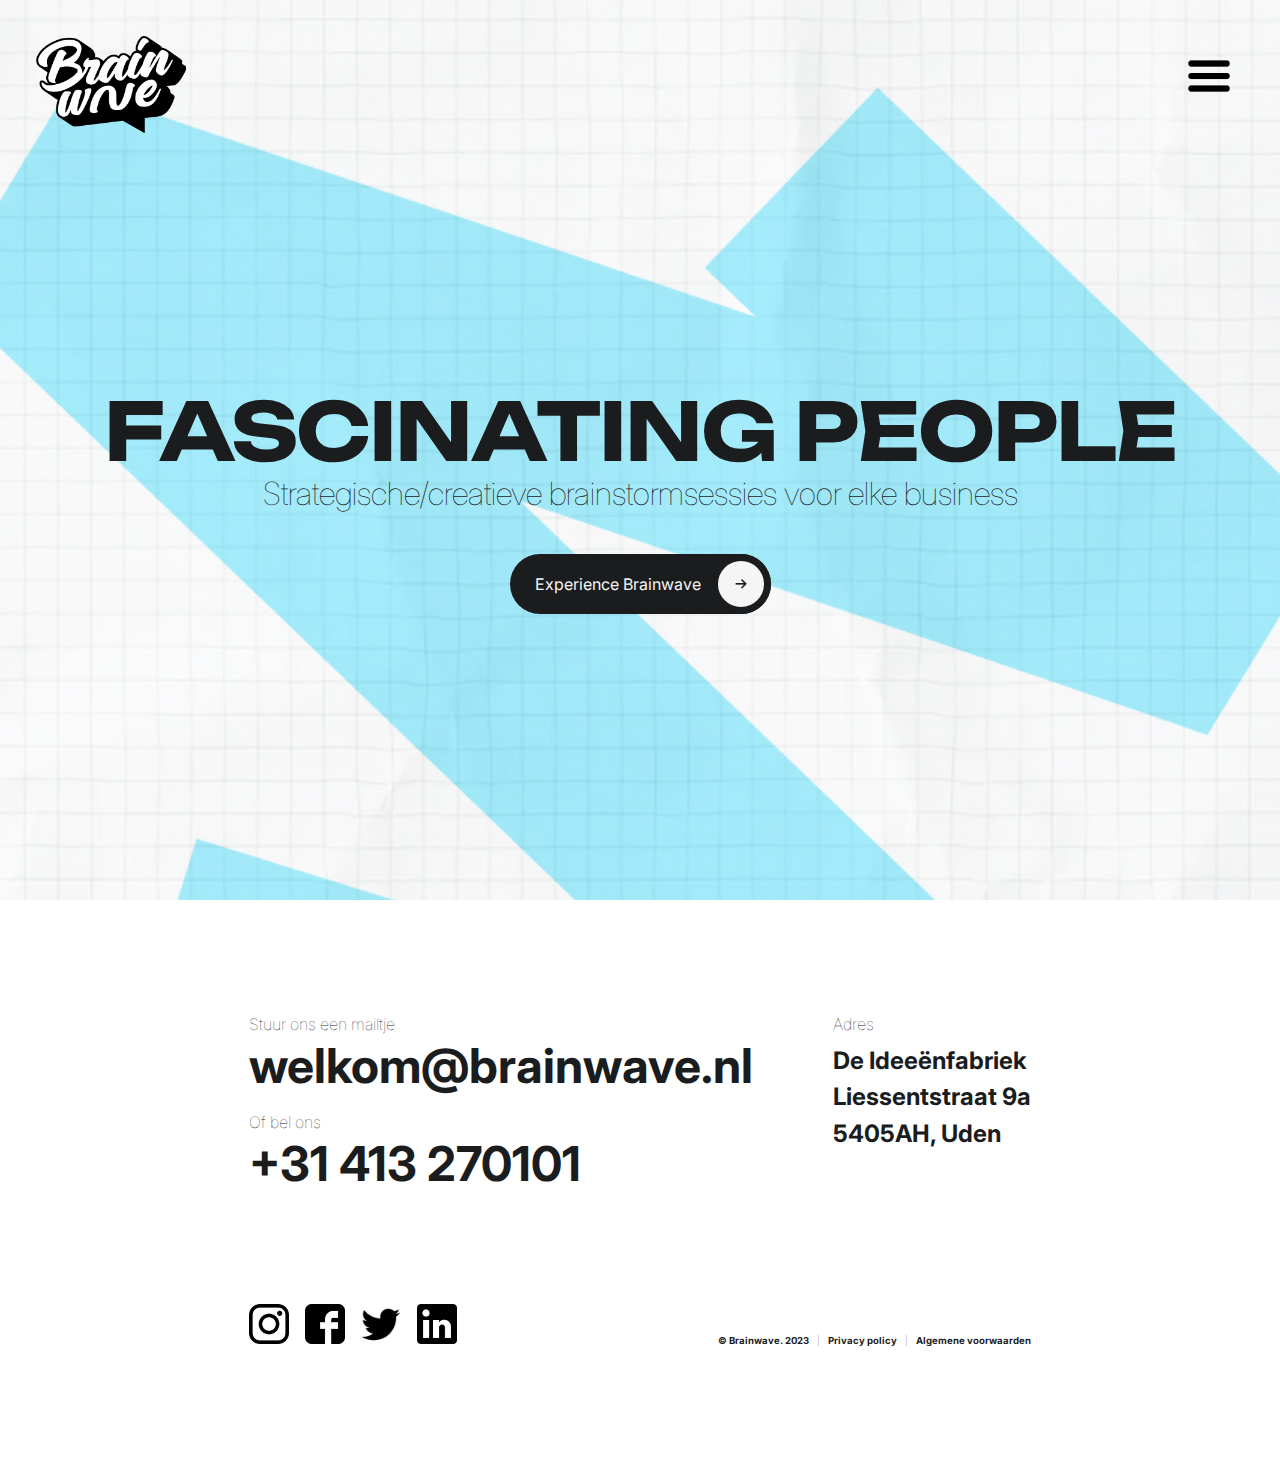
<file: index.html>
<!doctype html>
<html>
<head>
    <title>Welkom bij Brainwave</title>
    <meta name="viewport" content="width=device-width,initial-scale=1,maximum-scale=1,user-scalable=no">
    <meta charset="UTF-8">
    <meta name="description" content="Brainwave landingspage">
    <meta name="keywords" content="Brainwave, creatief, creatieve sessies, discovery">
    <link rel="preconnect" href="https://fonts.googleapis.com">
    <link rel="preconnect" href="https://fonts.gstatic.com" crossorigin>
    <link href="https://fonts.googleapis.com/css2?family=Inter:wght@400;500;700&display=swap" rel="stylesheet">
    <link rel="stylesheet" href="./css/init.css">
    <link rel="apple-touch-icon" sizes="57x57" href="apple-icon-57x57.png">
    <link rel="apple-touch-icon" sizes="60x60" href="apple-icon-60x60.png">
    <link rel="apple-touch-icon" sizes="72x72" href="apple-icon-72x72.png">
    <link rel="apple-touch-icon" sizes="76x76" href="apple-icon-76x76.png">
    <link rel="apple-touch-icon" sizes="114x114" href="apple-icon-114x114.png">
    <link rel="apple-touch-icon" sizes="120x120" href="apple-icon-120x120.png">
    <link rel="apple-touch-icon" sizes="144x144" href="apple-icon-144x144.png">
    <link rel="apple-touch-icon" sizes="152x152" href="apple-icon-152x152.png">
    <link rel="apple-touch-icon" sizes="180x180" href="apple-icon-180x180.png">
    <link rel="icon" type="image/png" sizes="192x192"  href="android-icon-192x192.png">
    <link rel="icon" type="image/png" sizes="32x32" href="favicon-32x32.png">
    <link rel="icon" type="image/png" sizes="96x96" href="favicon-96x96.png">
    <link rel="icon" type="image/png" sizes="16x16" href="favicon-16x16.png">
    <link rel="manifest" href="/manifest.json">
    <meta name="msapplication-TileColor" content="#ffffff">
    <meta name="msapplication-TileImage" content="ms-icon-144x144.png">
    <meta name="theme-color" content="#ffffff">
    <script defer src="js/script.js"></script>
        
    <!-- Google tag (gtag.js) -->
    <script async src="https://www.googletagmanager.com/gtag/js?id=G-2XE6CN85MM"></script>
    <script>
      window.dataLayer = window.dataLayer || [];
      function gtag(){dataLayer.push(arguments);}
      gtag('js', new Date());
    
      gtag('config', 'G-2XE6CN85MM');
    </script>

</head>
<body class="home-body">
    <div class="main-container">
        <div class="navbar">
            <a href="index.html">
                <img src="assets/logo.png" class="logo" alt="Brainwave logo" title="Welkom bij Brainwave" />
            </a>
            <div class="navbar-burgermenu">
                <div id="burgerMenuBig" class="navbar-burger-menu-container-big">
                    <div class="navbar-burger-menu-container-big-text">
                        <a href="fascinatingpeople.html">
                            <h4 class="navbar-burger-menu-link-text">Fascinating People</h4>
                        </a>
                        <a href="aanpak.html">
                            <h4 class="navbar-burger-menu-link-text">Aanpak & Sessies</h4>
                        </a>
                    </div>
                </div>
                <img src="assets/reject.png" id="burgerMenuCloseBig" class="navbar-burger">
                <img src="assets/burger-bar.png" id="burgerMenuOpen" class="navbar-burger">
                <div id="burgerMenuMobile" class="navbar-burger-menu-container">
                    <div class="navbar-burger-menu">
                        <img class="navbar-burger-menu-img" id="burgerMenuClose" src="assets/reject.png">
                        <a class="navbar-burger-menu-link" href="fascinatingpeople.html">
                            <h4 class="navbar-burger-menu-link-text">Fascinating People</h4>
                        </a>
                        <a class="navbar-burger-menu-link" href="aanpak.html">
                            <h4 class="navbar-burger-menu-link-text">Aanpak & Sessies</h4>
                        </a>
                    </div>
                </div>
            </div>
        </div>
        <div class="content">
            <div class="content-title">
                <h1>Fascinating People</h1>
                <h2>Strategische/creatieve brainstormsessies voor elke business</h2>
                <a href="video.html" class="cta cta-title">
                    Experience Brainwave
                    <span class="icon">
                        <img src="assets/arrow-right.png" alt="arrow right icon" title="Bekijk Trailer" />
                    </span>
                </a>
            </div>
        </div>
    </div>
    <div class="footer">
        <div class="footer-container">
            <div class="footer-container-top">

                <div class="footer-contact">
                    <div class="footer-contact-container">
                        <h3>Stuur ons een mailtje</h3>
                        <a class="cta-footer-link" href="mailto:welkom@brainwave.nl">
                            <span>
                                <h3 class="cta-footer-link-text">welkom@brainwave.nl</h3>
                            </span>
                        </a>
                    </div>
                    <div class="footer-contact-container">
                        <h3>Of bel ons</h3>
                        <a class="cta-footer-link" href="tel:+31413270101">
                            <span>
                                <h3 class="cta-footer-link-text">+31 413 270101</h3>
                            </span>
                        </a>
                    </div>
                </div>
                <div class="footer-adres">
                    <h3>Adres</h3>
                    <h2 class="footer-adres-text">De Ideeënfabriek</h2>
                    <h2 class="footer-adres-text">Liessentstraat 9a</h2>
                    <h2 class="footer-adres-text">5405AH, Uden</h2>
                </div>
            </div>
            <div class="footer-container-bottom">

                    
                <div class="footer-adres-socials">
                    <a class="footer-adres-socials-links" href="https://www.instagram.com/brainwave_nl/" target="_blank">
                        <img src="assets/instagram.png">
                    </a>
                    <a class="footer-adres-socials-links" href="https://www.facebook.com/profile.php?id=61551274886060" target="_blank">
                        <img src="assets/facebook.png">
                    </a>
                    <a class="footer-adres-socials-links" href="https://twitter.com/Brainwave_nl" target="_blank">
                        <img src="assets/twitter.png">
                    </a>
                    <a class="footer-adres-socials-links" href="https://www.linkedin.com/company/brainwavenl/" target="_blank">
                        <img src="assets/linkedin.png">
                    </a>
                </div>
                
                <div class="footer-terms-container">
                        <span>
                            <h3 class="cta-footer-link-text">© Brainwave. 2023</h3>
                        </span>
                        <h3> | </h3>
                    <a href="privacy.html">
                        <span>
                            <h3 class="cta-footer-link-text">Privacy policy</h3>
                        </span>
                    </a>
                    <h3> | </h3>
                    <a href="voorwaarden.html">
                         <span>
                            <h3 class="cta-footer-link-text">Algemene voorwaarden</h3>
                        </span>
                    </a>
                </div>

            </div>
        </div>
    </div>
</body>
</html>
</file>
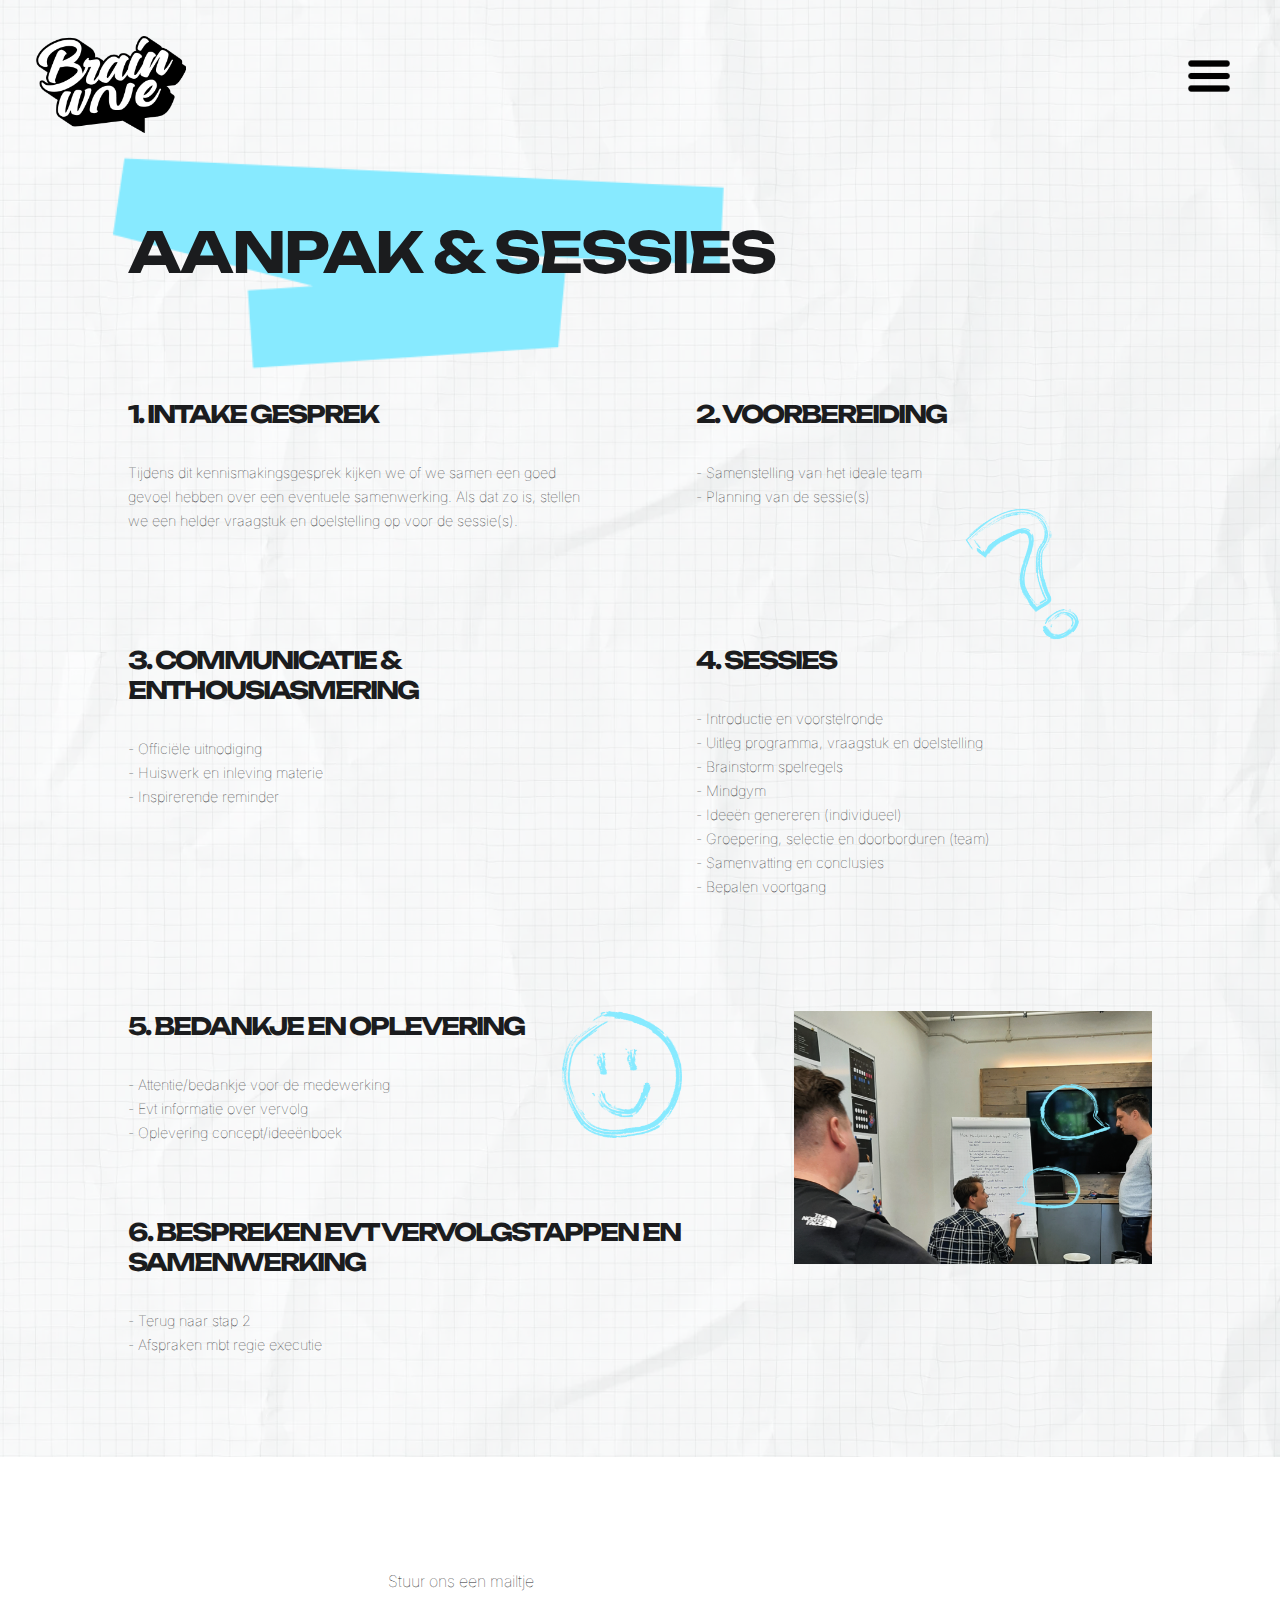
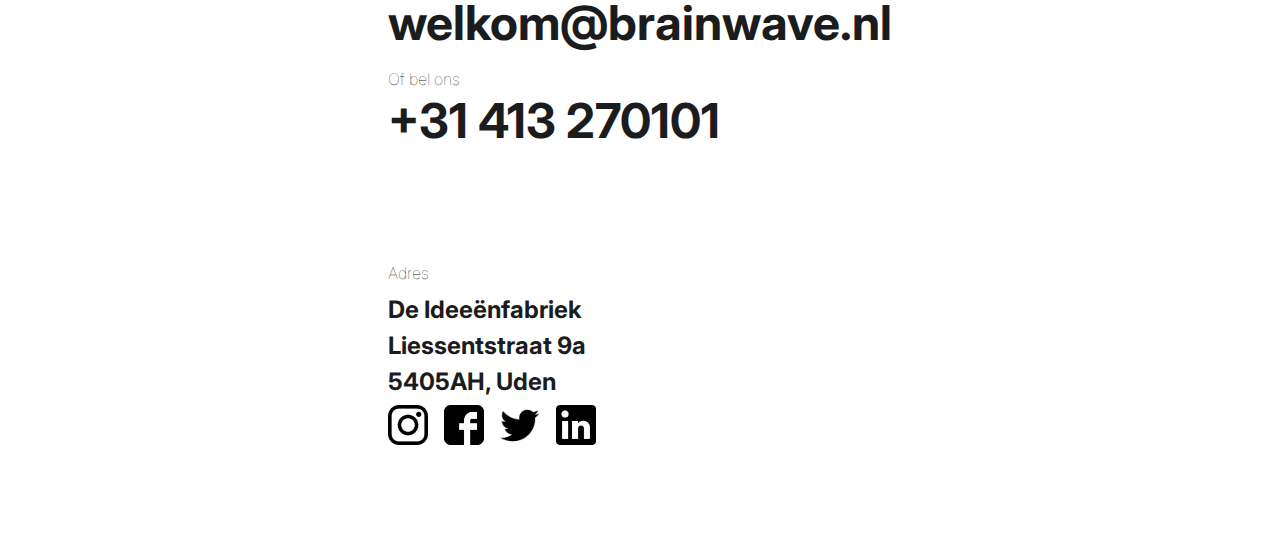
<file: aanpak.html>
<!doctype html>
<html>
<head>
    <title>Aanpak & Sessies</title>
    <meta name="viewport" content="width=device-width,initial-scale=1,maximum-scale=1,user-scalable=no">
    <meta charset="UTF-8">
    <meta name="description" content="Brainwave landingspage">
    <meta name="keywords" content="Brainwave, creatief, creatieve sessies, discovery">
    <link rel="preconnect" href="https://fonts.googleapis.com">
    <link rel="preconnect" href="https://fonts.gstatic.com" crossorigin>
    <link href="https://fonts.googleapis.com/css2?family=Inter:wght@400;500;700&display=swap" rel="stylesheet">
    <link rel="stylesheet" href="./css/init.css">
    <link rel="apple-touch-icon" sizes="57x57" href="apple-icon-57x57.png">
    <link rel="apple-touch-icon" sizes="60x60" href="apple-icon-60x60.png">
    <link rel="apple-touch-icon" sizes="72x72" href="apple-icon-72x72.png">
    <link rel="apple-touch-icon" sizes="76x76" href="apple-icon-76x76.png">
    <link rel="apple-touch-icon" sizes="114x114" href="apple-icon-114x114.png">
    <link rel="apple-touch-icon" sizes="120x120" href="apple-icon-120x120.png">
    <link rel="apple-touch-icon" sizes="144x144" href="apple-icon-144x144.png">
    <link rel="apple-touch-icon" sizes="152x152" href="apple-icon-152x152.png">
    <link rel="apple-touch-icon" sizes="180x180" href="apple-icon-180x180.png">
    <link rel="icon" type="image/png" sizes="192x192"  href="android-icon-192x192.png">
    <link rel="icon" type="image/png" sizes="32x32" href="favicon-32x32.png">
    <link rel="icon" type="image/png" sizes="96x96" href="favicon-96x96.png">
    <link rel="icon" type="image/png" sizes="16x16" href="favicon-16x16.png">
    <link rel="manifest" href="/manifest.json">
    <meta name="msapplication-TileColor" content="#ffffff">
    <meta name="msapplication-TileImage" content="ms-icon-144x144.png">
    <meta name="theme-color" content="#ffffff">
    <script defer src="js/script.js"></script>
    
    <!-- Google tag (gtag.js) -->
    <script async src="https://www.googletagmanager.com/gtag/js?id=G-2XE6CN85MM"></script>
    <script>
      window.dataLayer = window.dataLayer || [];
      function gtag(){dataLayer.push(arguments);}
      gtag('js', new Date());
    
      gtag('config', 'G-2XE6CN85MM');
    </script>

</head>
<body class="fascinatingpeople-body">
    <div class="main-container">
        <div class="navbar">
            <a href="index.html">
                <img src="assets/logo.png" class="logo" alt="Brainwave logo" title="Welkom bij Brainwave" />
            </a>
            <div class="navbar-burgermenu">
                <div id="burgerMenuBig" class="navbar-burger-menu-container-big">
                    <div class="navbar-burger-menu-container-big-text">
                        <a href="fascinatingpeople.html">
                            <h4 class="navbar-burger-menu-link-text">Fascinating People</h4>
                        </a>
                        <a href="aanpak.html">
                            <h4 class="navbar-burger-menu-link-text">Aanpak & Sessies</h4>
                        </a>
                    </div>
                </div>
                <img src="assets/reject.png" id="burgerMenuCloseBig" class="navbar-burger">
                <img src="assets/burger-bar.png" id="burgerMenuOpen" class="navbar-burger">
                <div id="burgerMenuMobile" class="navbar-burger-menu-container">
                    <div class="navbar-burger-menu">
                        <img class="navbar-burger-menu-img" id="burgerMenuClose" src="assets/reject.png">
                        <a class="navbar-burger-menu-link" href="fascinatingpeople.html">
                            <h4 class="navbar-burger-menu-link-text">Fascinating People</h4>
                        </a>
                        <a class="navbar-burger-menu-link" href="aanpak.html">
                            <h4 class="navbar-burger-menu-link-text">Aanpak & Sessies</h4>
                        </a>
                    </div>
                </div>
            </div>
        </div>
        <div class="content-horizontal">
            <div class="content-horizontal-container">
                <div class="content-horizontal-box">
                    <div class="content-horizontal-box-text-title big-title background-second">
                        <h1>Aanpak & Sessies</h1>
                    </div>
                </div>
                <div class="content-horizontal-box">
                    <div class="content-horizontal-box-text-small">
                        <div class="content-horizontal-box-text-title">
                            <h1>1. Intake gesprek</h1>
                        </div>
                        <h3>Tijdens dit kennismakingsgesprek kijken we of we samen een goed gevoel hebben over een 
                            eventuele samenwerking.
                            Als dat zo is, stellen we een helder vraagstuk en doelstelling op voor de sessie(s).</h3>
                    </div>
                    <div class="content-horizontal-box-text-small">
                        <div class="content-horizontal-box-text-title">
                            <h1>2. Voorbereiding</h1>
                        </div>
                        <h3>
                            - Samenstelling van het ideale team
                            <br>
                            - Planning van de sessie(s)</h3>
                        <img class="krabbel-var3" src="assets/krabbel-question.png">
                    </div>
                </div>
                <div class="content-horizontal-box">
                    <div class="content-horizontal-box-text-small">
                        <div class="content-horizontal-box-text-title">
                            <h1>3. Communicatie & enthousiasmering</h1>
                        </div>
                        <h3>
                            - Officiële uitnodiging
                            <br>
                            - Huiswerk en inleving materie 
                            <br>
                            - Inspirerende reminder</h3>
                    </div>
                    <div class="content-horizontal-box-text-small">
                            <div class="content-horizontal-box-text-title">
                                <h1>4. Sessies</h1>
                        </div>
                        <h3>
                            - Introductie en voorstelronde
                            <br>
                            - Uitleg programma, vraagstuk en doelstelling
                            <br>
                            - Brainstorm spelregels
                            <br>
                            - Mindgym
                            <br>
                            - Ideeën genereren (individueel)
                            <br>
                            - Groepering, selectie en doorborduren (team)
                            <br>
                            - Samenvatting en conclusies
                            <br>
                            - Bepalen voortgang
                        </h3>
                    </div>
                </div>
                <div class="content-horizontal-box">
                    <div class="content-horizontal-box-text-small">
                        <img class="krabbel-var4" src="assets/krabbel-smiley.png">
                        <div class="content-horizontal-box-text-title">
                            <h1>5. Bedankje en oplevering</h1>
                        </div>
                        <h3>
                            - Attentie/bedankje voor de medewerking
                            <br>
                            - Evt informatie over vervolg 
                            <br>
                            - Oplevering concept/ideeënboek
                        </h3>
                        <br>
                        <br>
                        <br>
                        <br>
                        <div class="content-horizontal-box-text-title">
                            <h1>6. Bespreken evt vervolgstappen en samenwerking </h1>
                        </div>
                        <h3>
                            - Terug naar stap 2
                            <br>
                            - Afspraken mbt regie executie
                        </h3>
                        <br>
                        <br>
                    </div>
                    <img class="content-horizontal-box-image" src="assets/brainstorm-binnen-krabbels.png">
                </div>
            </div>
        </div>
        <div class="footer">
            <div class="footer-container">
                <div class="footer-contact">
                    <div class="footer-contact-container">
                        <h3>Stuur ons een mailtje</h3>
                        <a class="cta-footer-link" href="mailto:welkom@brainwave.nl">
                            <span>
                                <h3 class="cta-footer-link-text">welkom@brainwave.nl</h3>
                            </span>
                        </a>
                    </div>
                    <div class="footer-contact-container">
                        <h3>Of bel ons</h3>
                        <a class="cta-footer-link" href="tel:+31413270101">
                            <span>
                                <h3 class="cta-footer-link-text">+31 413 270101</h3>
                            </span>
                        </a>
                    </div>
                </div>
                <div class="footer-adres">
                    <h3>Adres</h3>
                    <h2 class="footer-adres-text">De Ideeënfabriek</h2>
                    <h2 class="footer-adres-text">Liessentstraat 9a</h2>
                    <h2 class="footer-adres-text">5405AH, Uden</h2>
                    <div class="footer-adres-socials">
                        <a class="footer-adres-socials-links" href="https://www.instagram.com/brainwave_nl/" target="_blank">
                            <img src="assets/instagram.png">
                        </a>
                        <a class="footer-adres-socials-links" href="https://www.facebook.com/profile.php?id=61551274886060" target="_blank">
                            <img src="assets/facebook.png">
                        </a>
                        <a class="footer-adres-socials-links" href="https://twitter.com/Brainwave_nl" target="_blank">
                            <img src="assets/twitter.png">
                        </a>
                        <a class="footer-adres-socials-links" href="https://www.linkedin.com/company/brainwavenl/" target="_blank">
                            <img src="assets/linkedin.png">
                        </a>
                    </div>
                </div>
            </div>
        </div>
    </div>
</body>
</html>
</file>
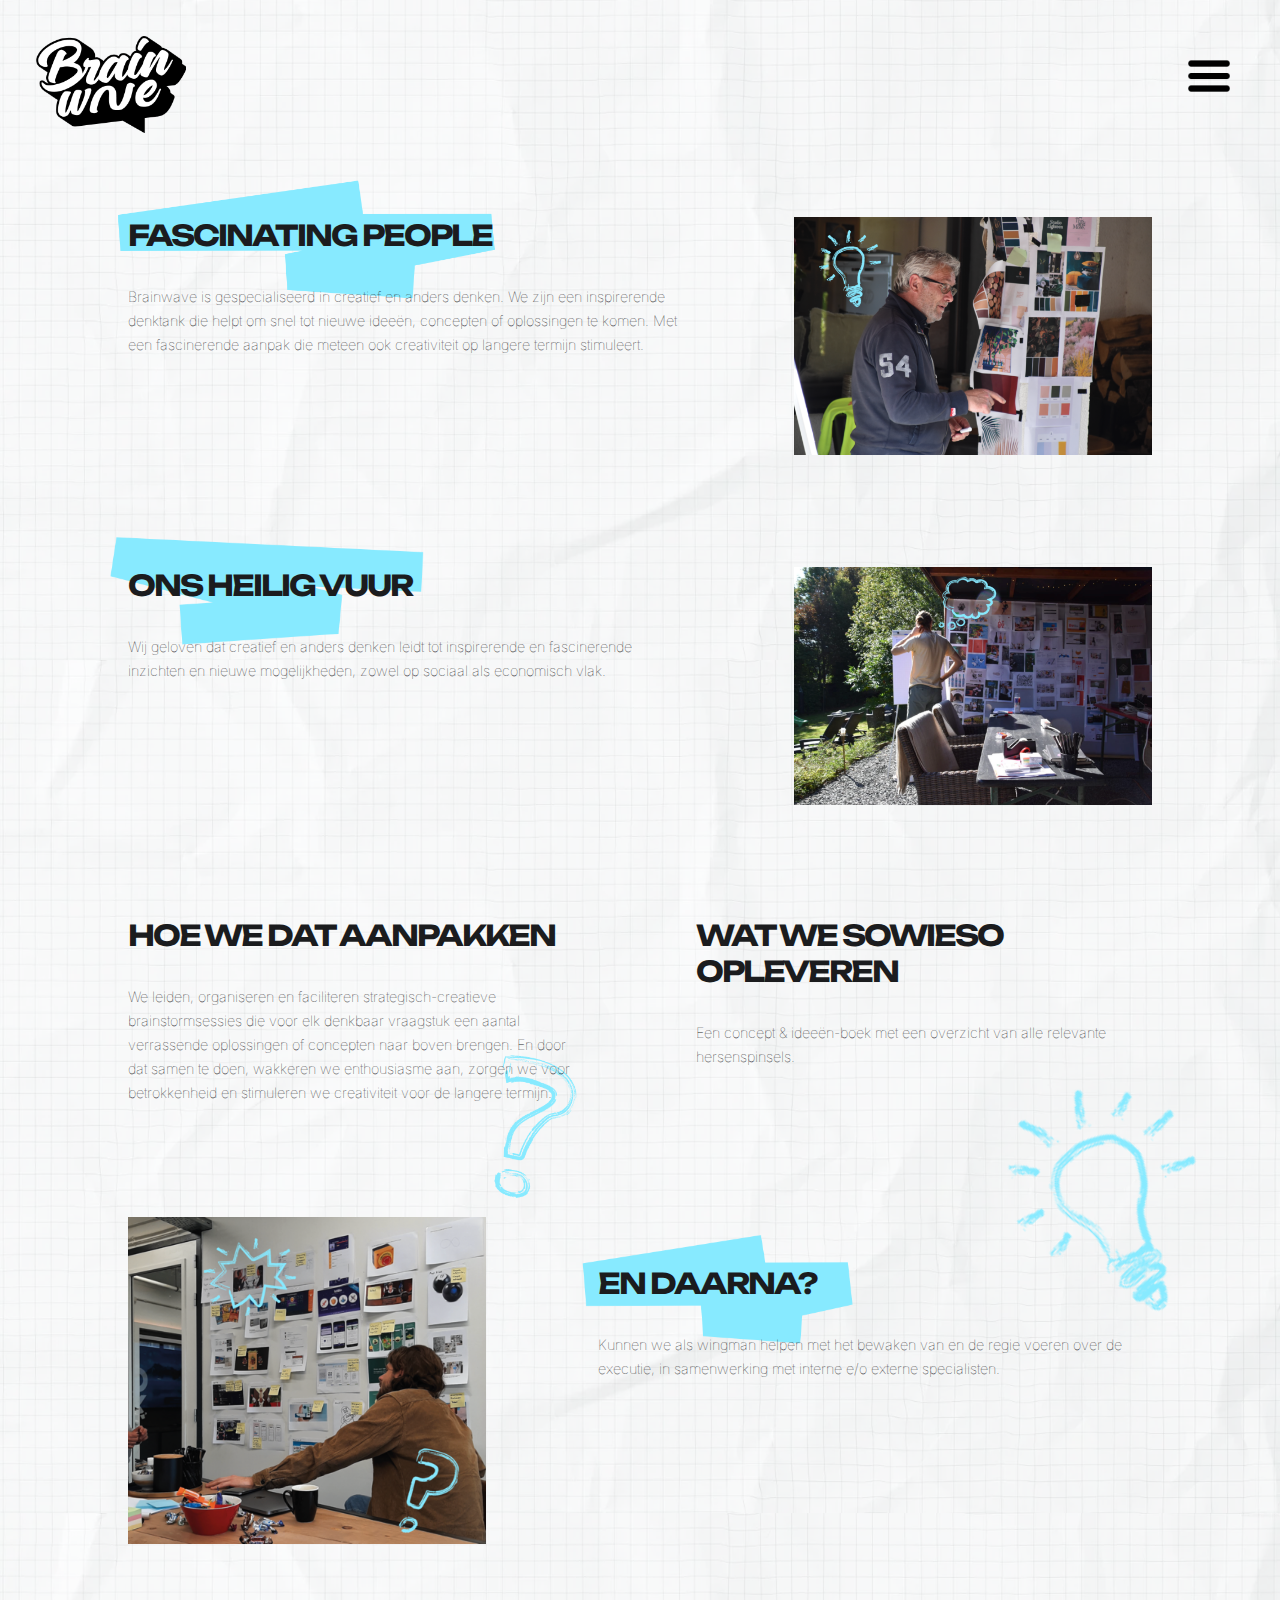
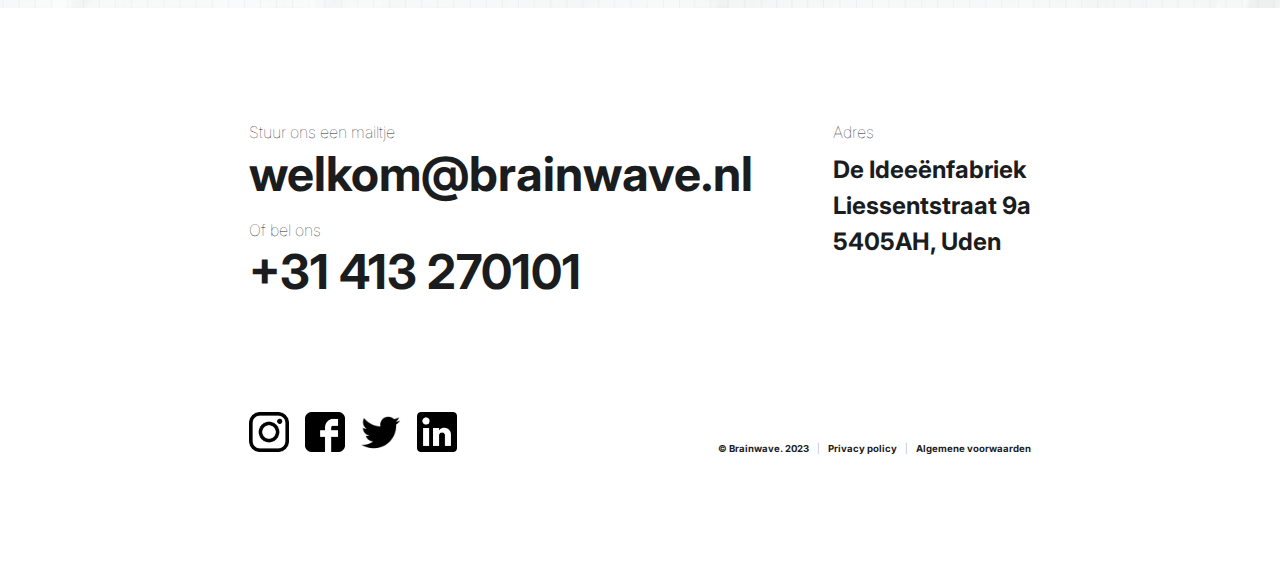
<file: fascinatingpeople.html>
<!doctype html>
<html>
<head>
    <title>Fascinating People</title>
    <meta name="viewport" content="width=device-width,initial-scale=1,maximum-scale=1,user-scalable=no">
    <meta charset="UTF-8">
    <meta name="description" content="Brainwave landingspage">
    <meta name="keywords" content="Brainwave, creatief, creatieve sessies, discovery">
    <link rel="preconnect" href="https://fonts.googleapis.com">
    <link rel="preconnect" href="https://fonts.gstatic.com" crossorigin>
    <link href="https://fonts.googleapis.com/css2?family=Inter:wght@400;500;700&display=swap" rel="stylesheet">
    <link rel="stylesheet" href="./css/init.css">
    <link rel="apple-touch-icon" sizes="57x57" href="apple-icon-57x57.png">
    <link rel="apple-touch-icon" sizes="60x60" href="apple-icon-60x60.png">
    <link rel="apple-touch-icon" sizes="72x72" href="apple-icon-72x72.png">
    <link rel="apple-touch-icon" sizes="76x76" href="apple-icon-76x76.png">
    <link rel="apple-touch-icon" sizes="114x114" href="apple-icon-114x114.png">
    <link rel="apple-touch-icon" sizes="120x120" href="apple-icon-120x120.png">
    <link rel="apple-touch-icon" sizes="144x144" href="apple-icon-144x144.png">
    <link rel="apple-touch-icon" sizes="152x152" href="apple-icon-152x152.png">
    <link rel="apple-touch-icon" sizes="180x180" href="apple-icon-180x180.png">
    <link rel="icon" type="image/png" sizes="192x192"  href="android-icon-192x192.png">
    <link rel="icon" type="image/png" sizes="32x32" href="favicon-32x32.png">
    <link rel="icon" type="image/png" sizes="96x96" href="favicon-96x96.png">
    <link rel="icon" type="image/png" sizes="16x16" href="favicon-16x16.png">
    <link rel="manifest" href="/manifest.json">
    <meta name="msapplication-TileColor" content="#ffffff">
    <meta name="msapplication-TileImage" content="ms-icon-144x144.png">
    <meta name="theme-color" content="#ffffff">
    <script defer src="js/script.js"></script>
        
    <!-- Google tag (gtag.js) -->
    <script async src="https://www.googletagmanager.com/gtag/js?id=G-2XE6CN85MM"></script>
    <script>
      window.dataLayer = window.dataLayer || [];
      function gtag(){dataLayer.push(arguments);}
      gtag('js', new Date());
    
      gtag('config', 'G-2XE6CN85MM');
    </script>

</head>
<body class="fascinatingpeople-body">
    <div class="main-container">
        <div class="navbar">
            <a href="index.html">
                <img src="assets/logo.png" class="logo" alt="Brainwave logo" title="Welkom bij Brainwave" />
            </a>
            <div class="navbar-burgermenu">
                <div id="burgerMenuBig" class="navbar-burger-menu-container-big">
                    <div class="navbar-burger-menu-container-big-text">
                        <a href="fascinatingpeople.html">
                            <h4 class="navbar-burger-menu-link-text">Fascinating People</h4>
                        </a>
                        <a href="aanpak.html">
                            <h4 class="navbar-burger-menu-link-text">Aanpak & Sessies</h4>
                        </a>
                    </div>
                </div>
                <img src="assets/reject.png" id="burgerMenuCloseBig" class="navbar-burger">
                <img src="assets/burger-bar.png" id="burgerMenuOpen" class="navbar-burger">
                <div id="burgerMenuMobile" class="navbar-burger-menu-container">
                    <div class="navbar-burger-menu">
                        <img class="navbar-burger-menu-img" id="burgerMenuClose" src="assets/reject.png">
                        <a class="navbar-burger-menu-link" href="fascinatingpeople.html">
                            <h4 class="navbar-burger-menu-link-text">Fascinating People</h4>
                        </a>
                        <a class="navbar-burger-menu-link" href="aanpak.html">
                            <h4 class="navbar-burger-menu-link-text">Aanpak & Sessies</h4>
                        </a>
                    </div>
                </div>
            </div>
        </div>
        <div class="content-horizontal">
            <div class="content-horizontal-container">
                <div class="content-horizontal-box">
                    <div class="content-horizontal-box-text">
                        <div class="content-horizontal-box-text-title background-first">
                            <h1>Fascinating People</h1>
                        </div>
                        <h3>Brainwave is gespecialiseerd in creatief en anders denken. 
                            We zijn een inspirerende denktank die helpt om snel tot nieuwe ideeën, 
                            concepten of oplossingen te komen. Met een fascinerende aanpak die meteen ook 
                            creativiteit op langere termijn stimuleert.</h3>
                    </div>
                    <img class="content-horizontal-box-image" width="" src="assets/ben-presenting-krabbels.png">
                </div>
                <div class="content-horizontal-box">
                    <div class="content-horizontal-box-text">
                        <div class="content-horizontal-box-text-title background-second">
                            <h1>Ons heilig vuur</h1>
                        </div>
                        <h3>Wij geloven dat creatief en anders denken leidt tot inspirerende en 
                            fascinerende inzichten en nieuwe mogelijkheden, zowel op sociaal 
                            als economisch vlak.</h3>
                    </div>
                    <img class="content-horizontal-box-image" src="assets/brainstorm-buiten-krabbels.png">
                </div>
                <div class="content-horizontal-box">
                    <div class="content-horizontal-box-text">
                        <div class="content-horizontal-box-text-title">
                            <h1>Hoe we dat aanpakken</h1>
                        </div>
                        <h3>We leiden, organiseren en faciliteren strategisch-creatieve brainstormsessies
                             die voor elk denkbaar vraagstuk een aantal verrassende oplossingen of concepten 
                             naar boven brengen. En door dat samen te doen, wakkeren we enthousiasme aan, 
                             zorgen we voor betrokkenheid en stimuleren we creativiteit voor de langere termijn.</h3>
                        <img class="krabbel-var1" src="assets/krabbel-question.png">
                    </div>
                    <div class="content-horizontal-box-text">
                        <div class="content-horizontal-box-text-title">
                            <h1>Wat we sowieso opleveren</h1>
                        </div>
                        <h3>Een concept & ideeën-boek met een overzicht van alle relevante hersenspinsels.</h3>
                        <img class="krabbel-var2" src="assets/krabbel-light.png">
                    </div>
                </div>
                <div class="content-horizontal-box">
                    <img class="content-horizontal-box-image" src="assets/brainstorm-luc-krabbels.png">
                    <div class="content-horizontal-box-text rightside">
                        <div class="content-horizontal-box-text-title background-forth">
                            <h1>En daarna?</h1>
                        </div>
                        <h3>Kunnen we als wingman helpen met het bewaken van en de regie voeren over de executie, 
                            in samenwerking met interne e/o externe specialisten.</h3>
                    </div>
                </div>
            </div>
        </div>
        <div class="footer">
            <div class="footer-container">
                <div class="footer-container-top">

                    <div class="footer-contact">
                        <div class="footer-contact-container">
                            <h3>Stuur ons een mailtje</h3>
                            <a class="cta-footer-link" href="mailto:welkom@brainwave.nl">
                                <span>
                                    <h3 class="cta-footer-link-text">welkom@brainwave.nl</h3>
                                </span>
                            </a>
                        </div>
                        <div class="footer-contact-container">
                            <h3>Of bel ons</h3>
                            <a class="cta-footer-link" href="tel:+31413270101">
                                <span>
                                    <h3 class="cta-footer-link-text">+31 413 270101</h3>
                                </span>
                            </a>
                        </div>
                    </div>
                    <div class="footer-adres">
                        <h3>Adres</h3>
                        <h2 class="footer-adres-text">De Ideeënfabriek</h2>
                        <h2 class="footer-adres-text">Liessentstraat 9a</h2>
                        <h2 class="footer-adres-text">5405AH, Uden</h2>
                    </div>
                </div>
                <div class="footer-container-bottom">

                        
                    <div class="footer-adres-socials">
                        <a class="footer-adres-socials-links" href="https://www.instagram.com/brainwave_nl/" target="_blank">
                            <img src="assets/instagram.png">
                        </a>
                        <a class="footer-adres-socials-links" href="https://www.facebook.com/profile.php?id=61551274886060" target="_blank">
                            <img src="assets/facebook.png">
                        </a>
                        <a class="footer-adres-socials-links" href="https://twitter.com/Brainwave_nl" target="_blank">
                            <img src="assets/twitter.png">
                        </a>
                        <a class="footer-adres-socials-links" href="https://www.linkedin.com/company/brainwavenl/" target="_blank">
                            <img src="assets/linkedin.png">
                        </a>
                    </div>
                    
                    <div class="footer-terms-container">
                            <span>
                                <h3 class="cta-footer-link-text">© Brainwave. 2023</h3>
                            </span>
                            <h3> | </h3>
                        <a href="privacy.html">
                            <span>
                                <h3 class="cta-footer-link-text">Privacy policy</h3>
                            </span>
                        </a>
                        <h3> | </h3>
                        <a href="voorwaarden.html">
                             <span>
                                <h3 class="cta-footer-link-text">Algemene voorwaarden</h3>
                            </span>
                        </a>
                    </div>

                </div>
            </div>
        </div>
    </div>
</body>
</html>
</file>
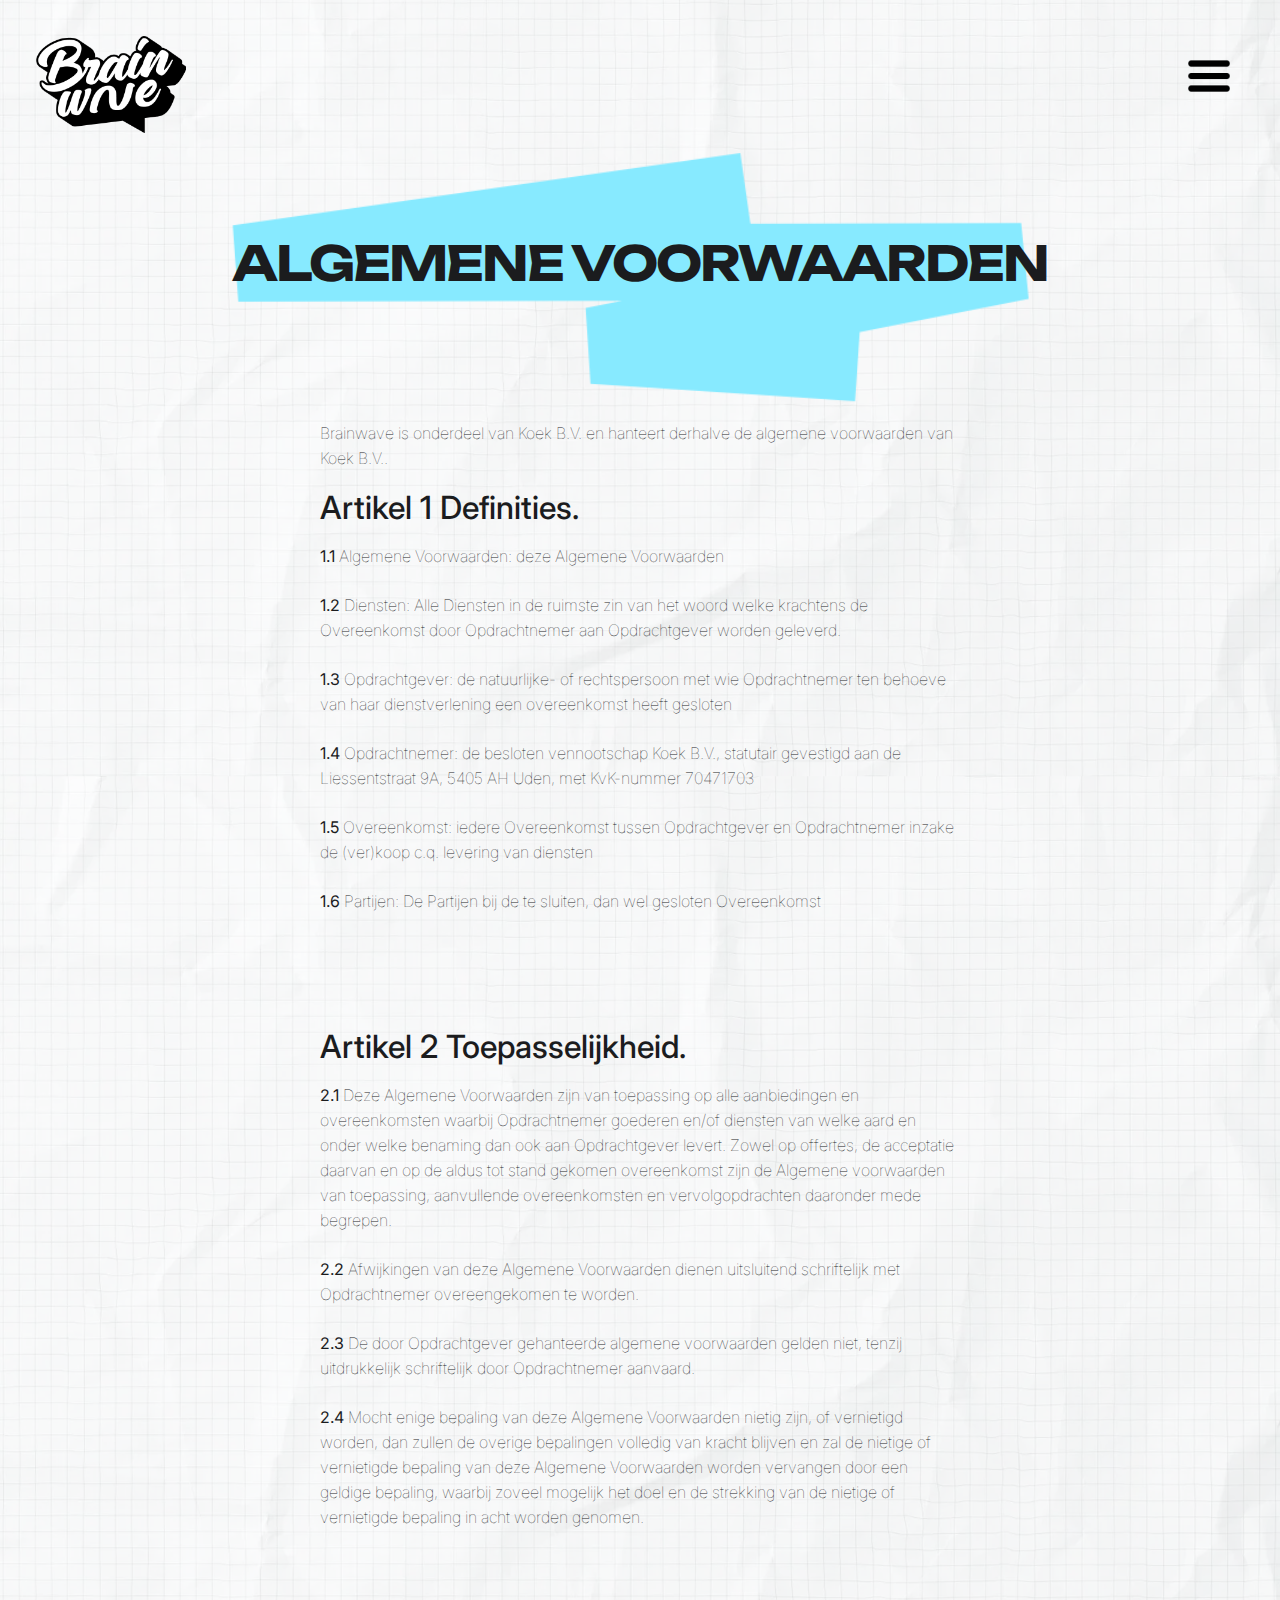
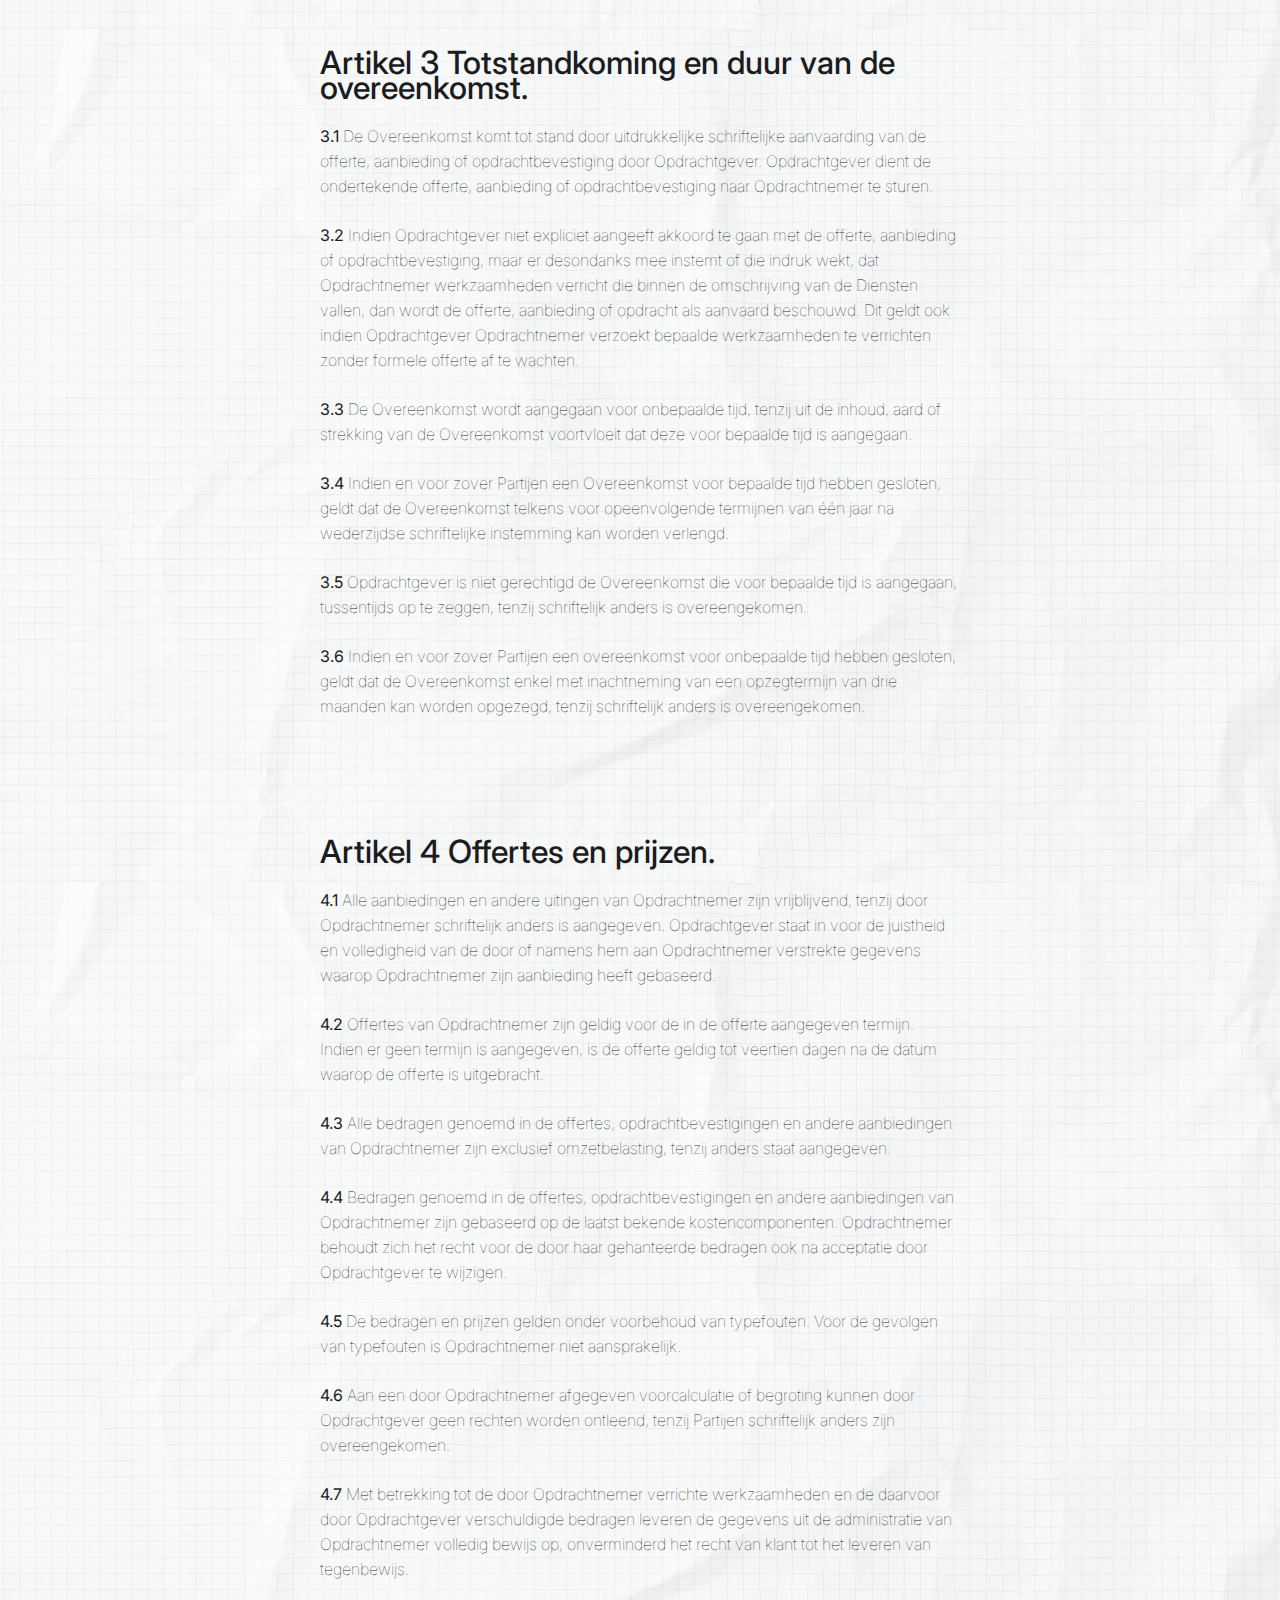
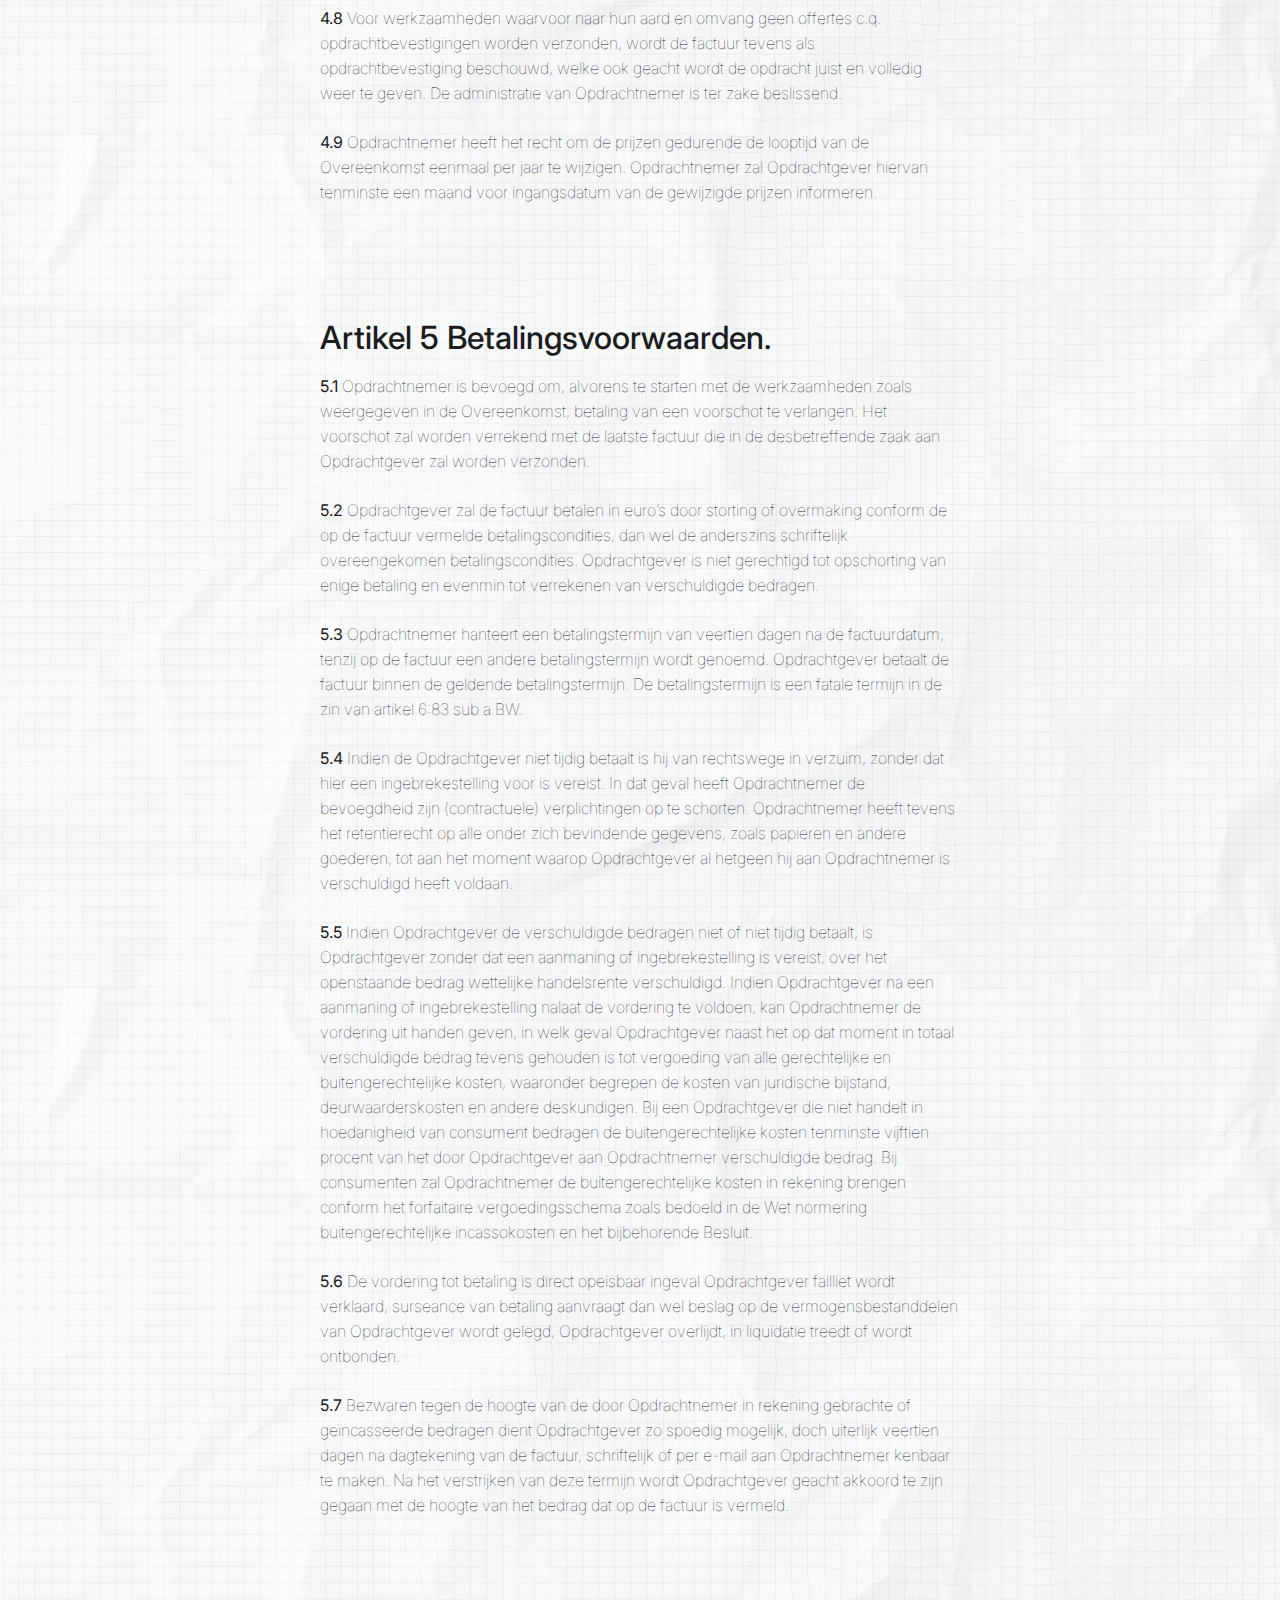
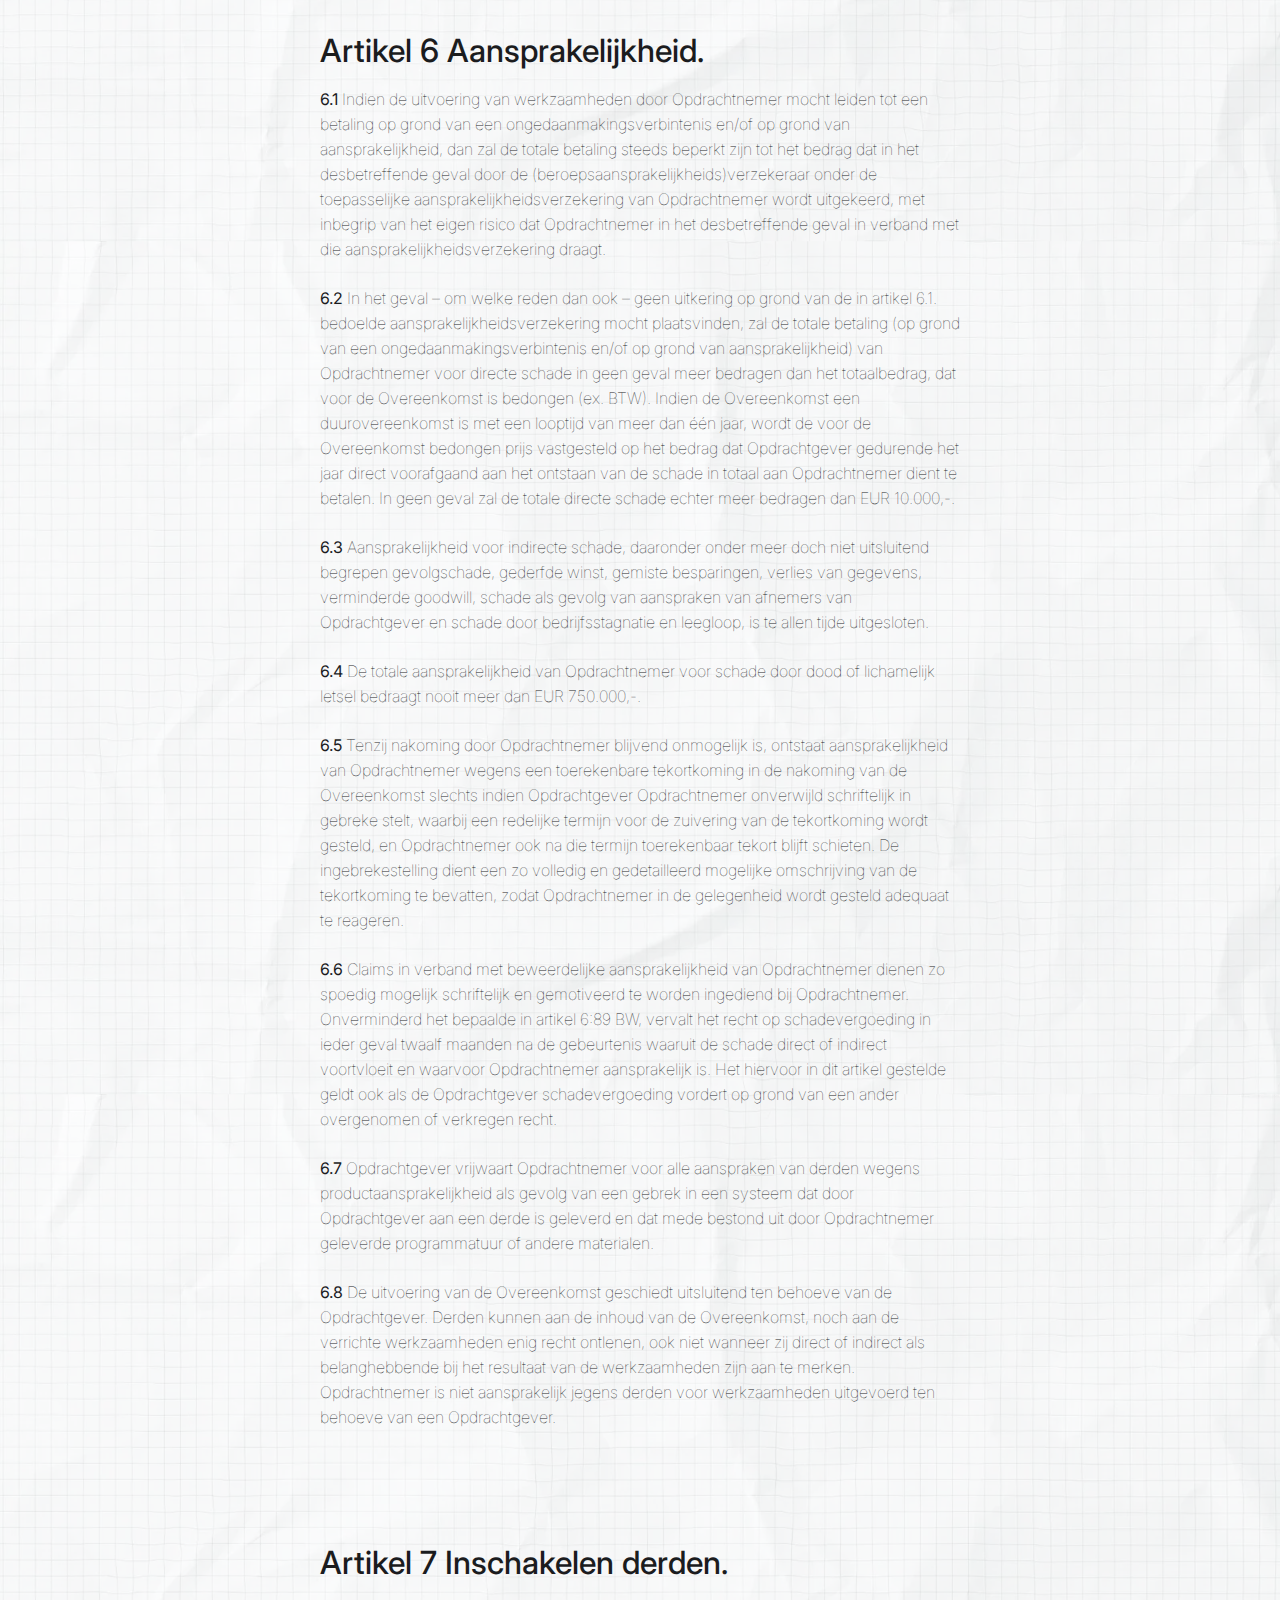
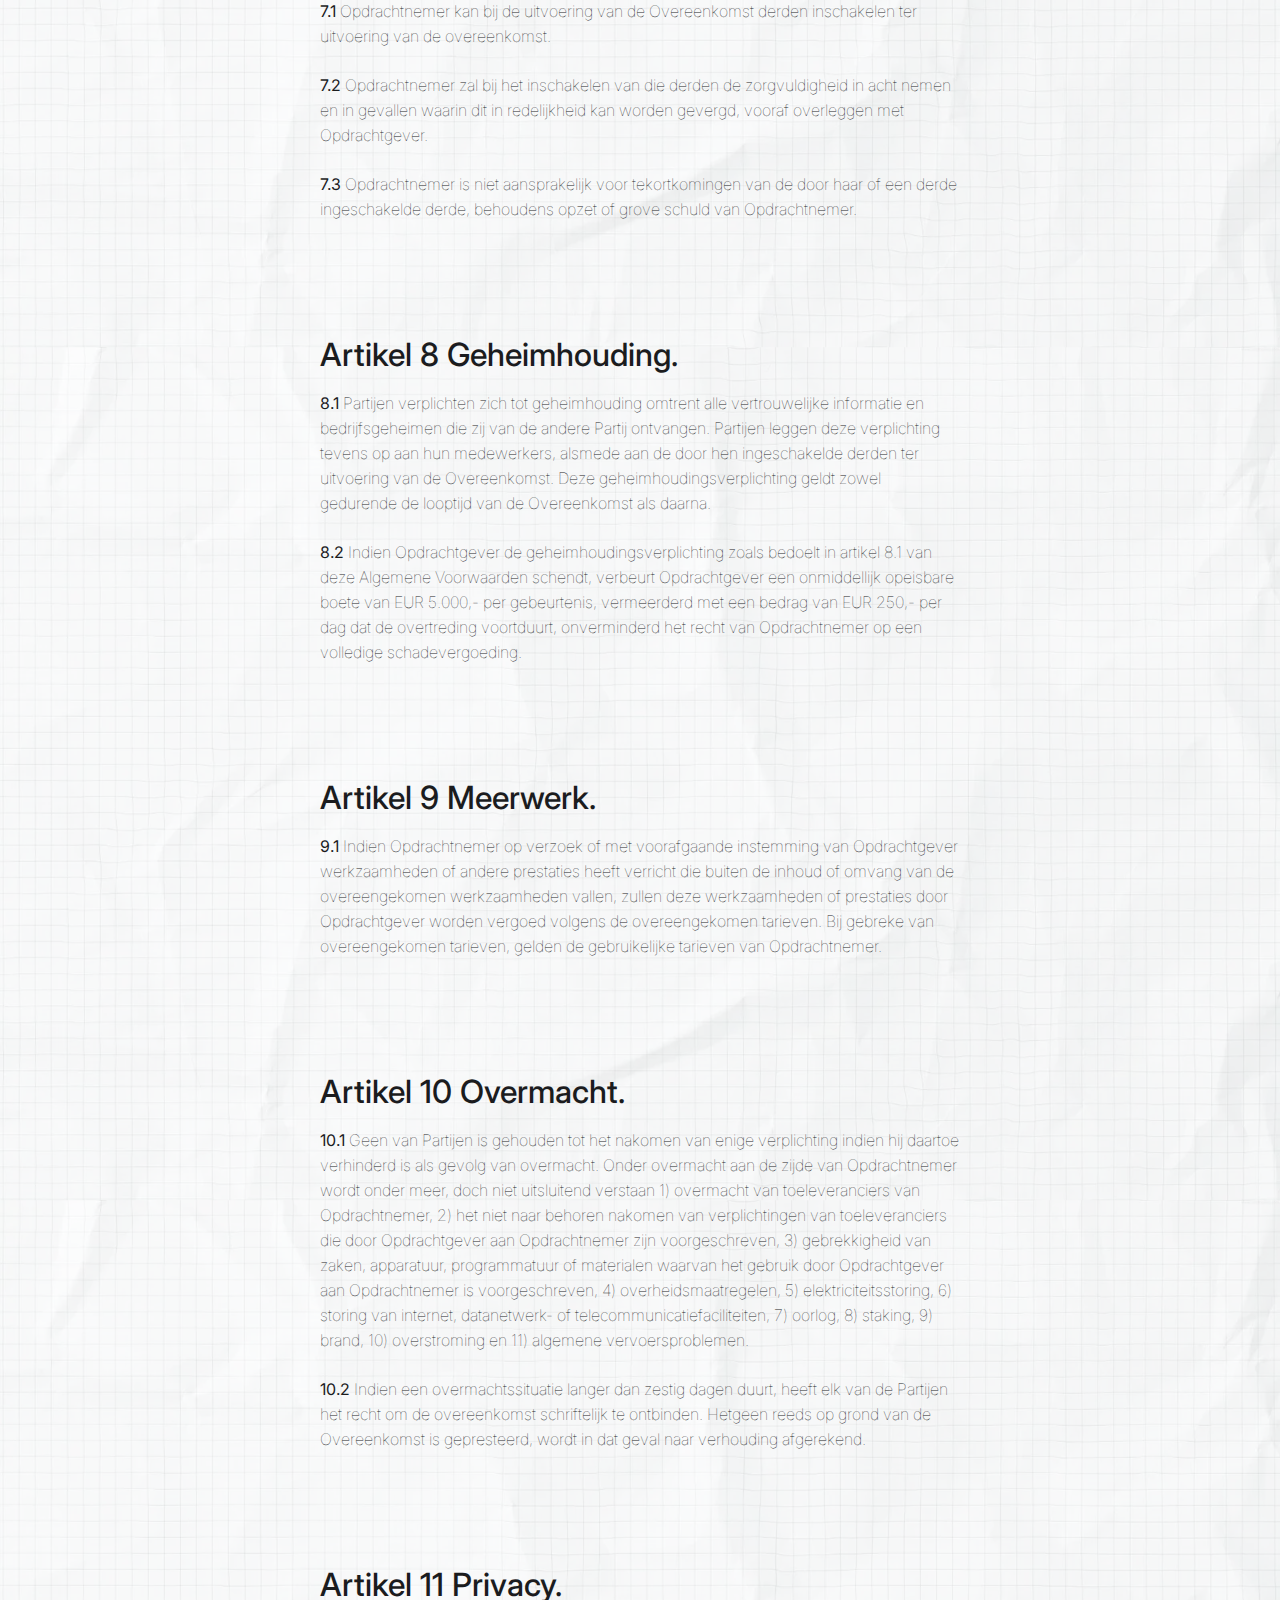
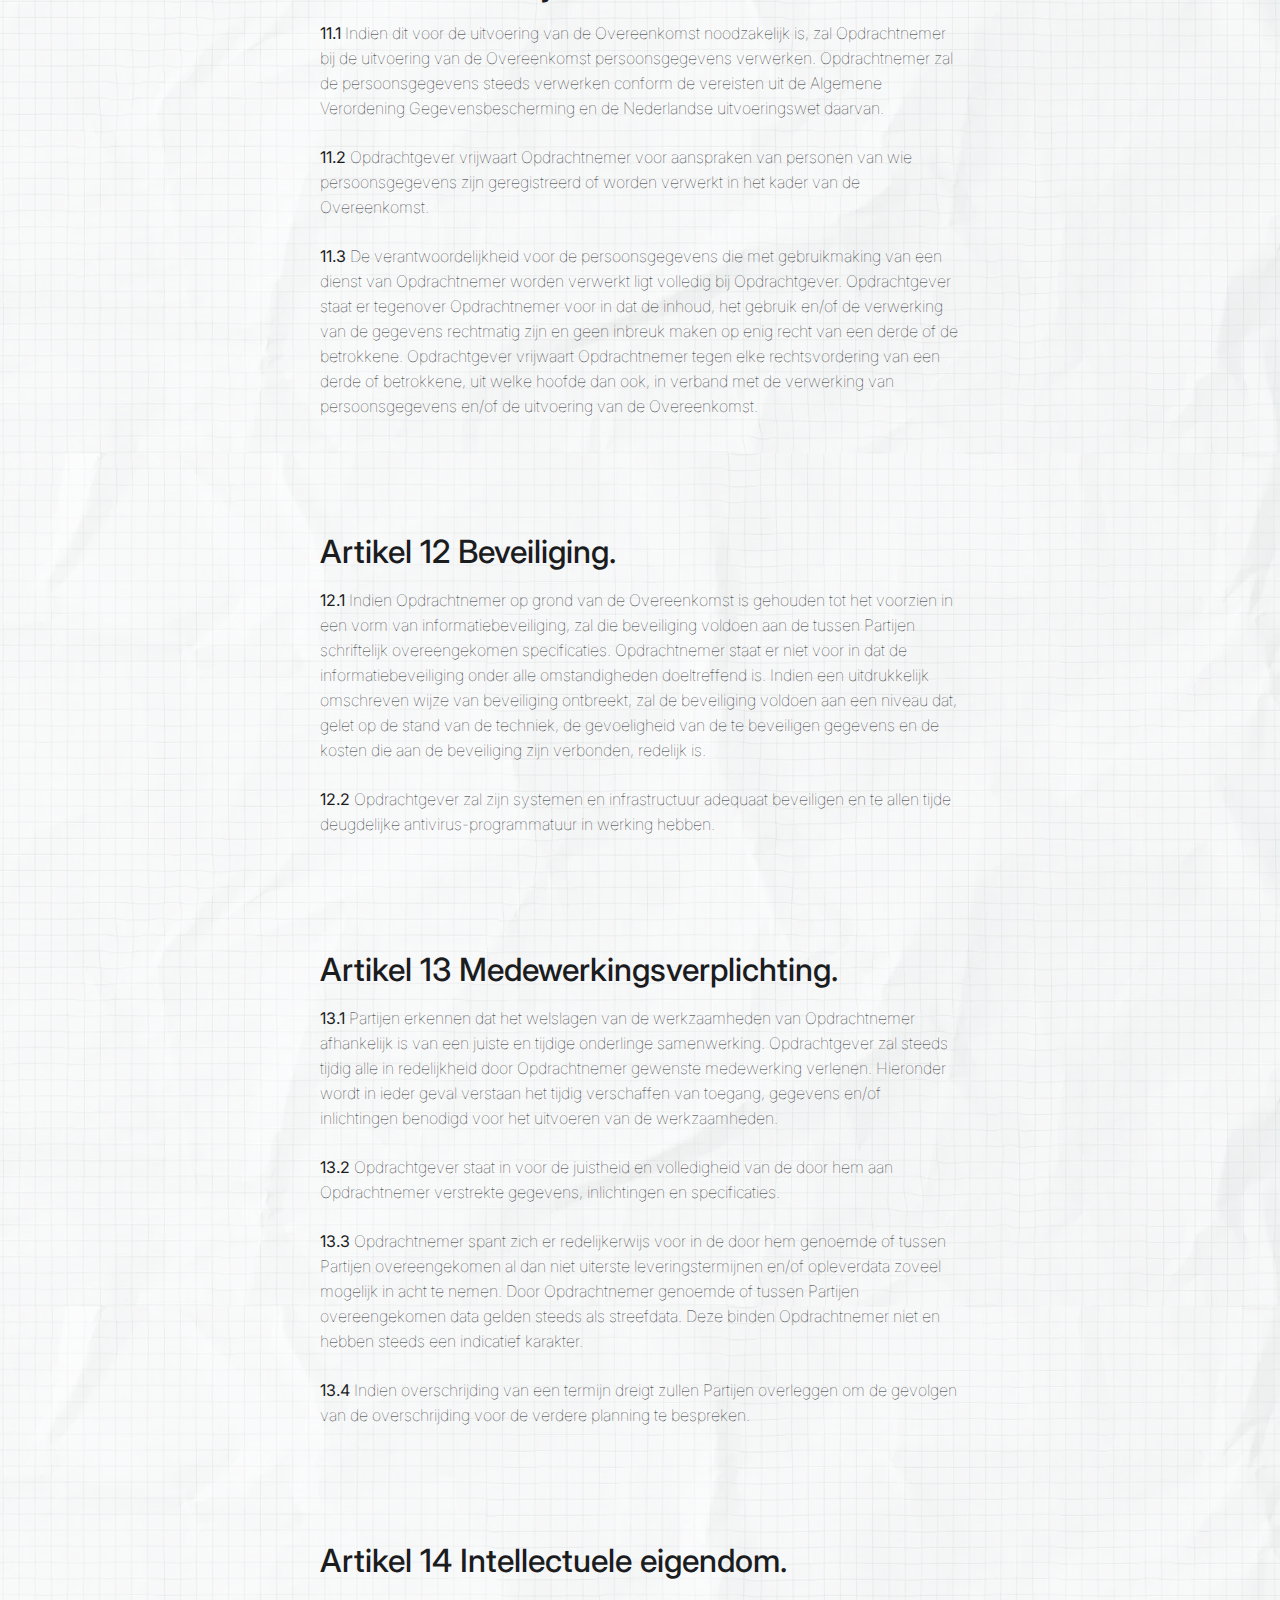
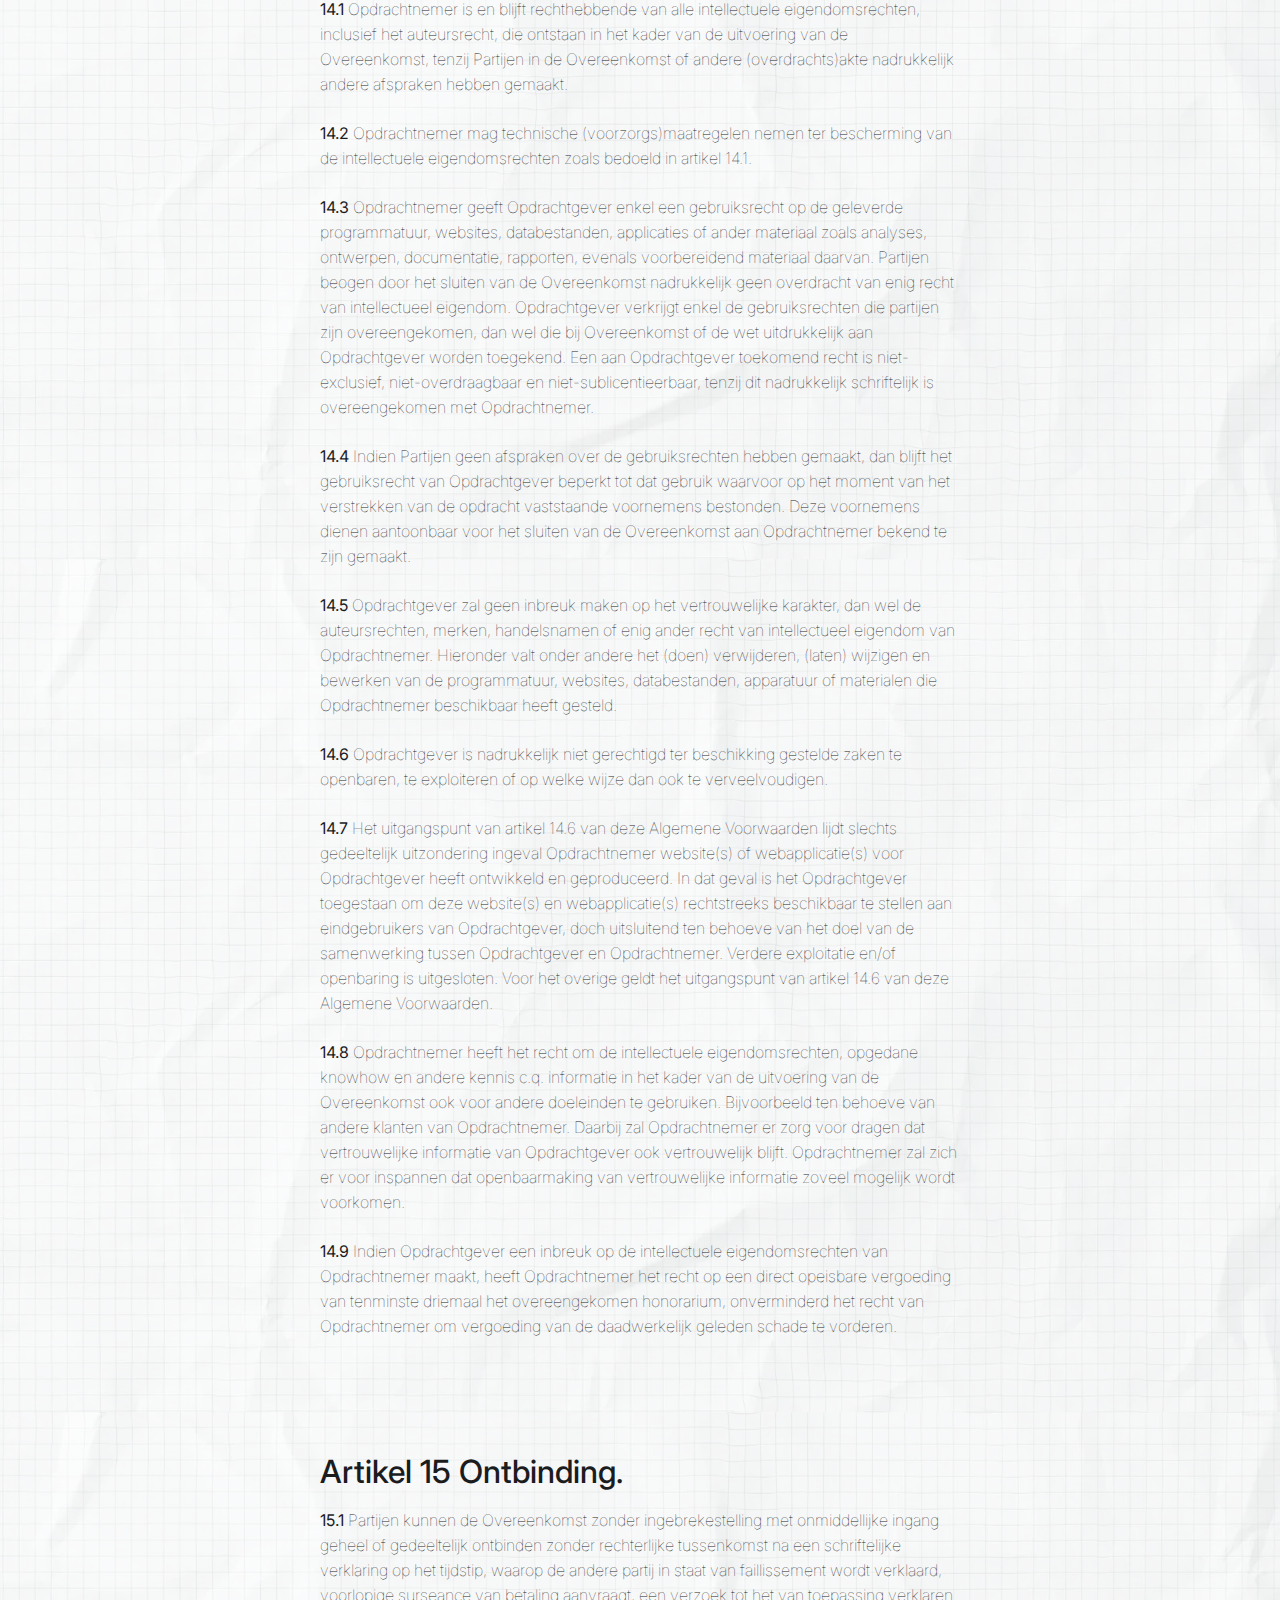
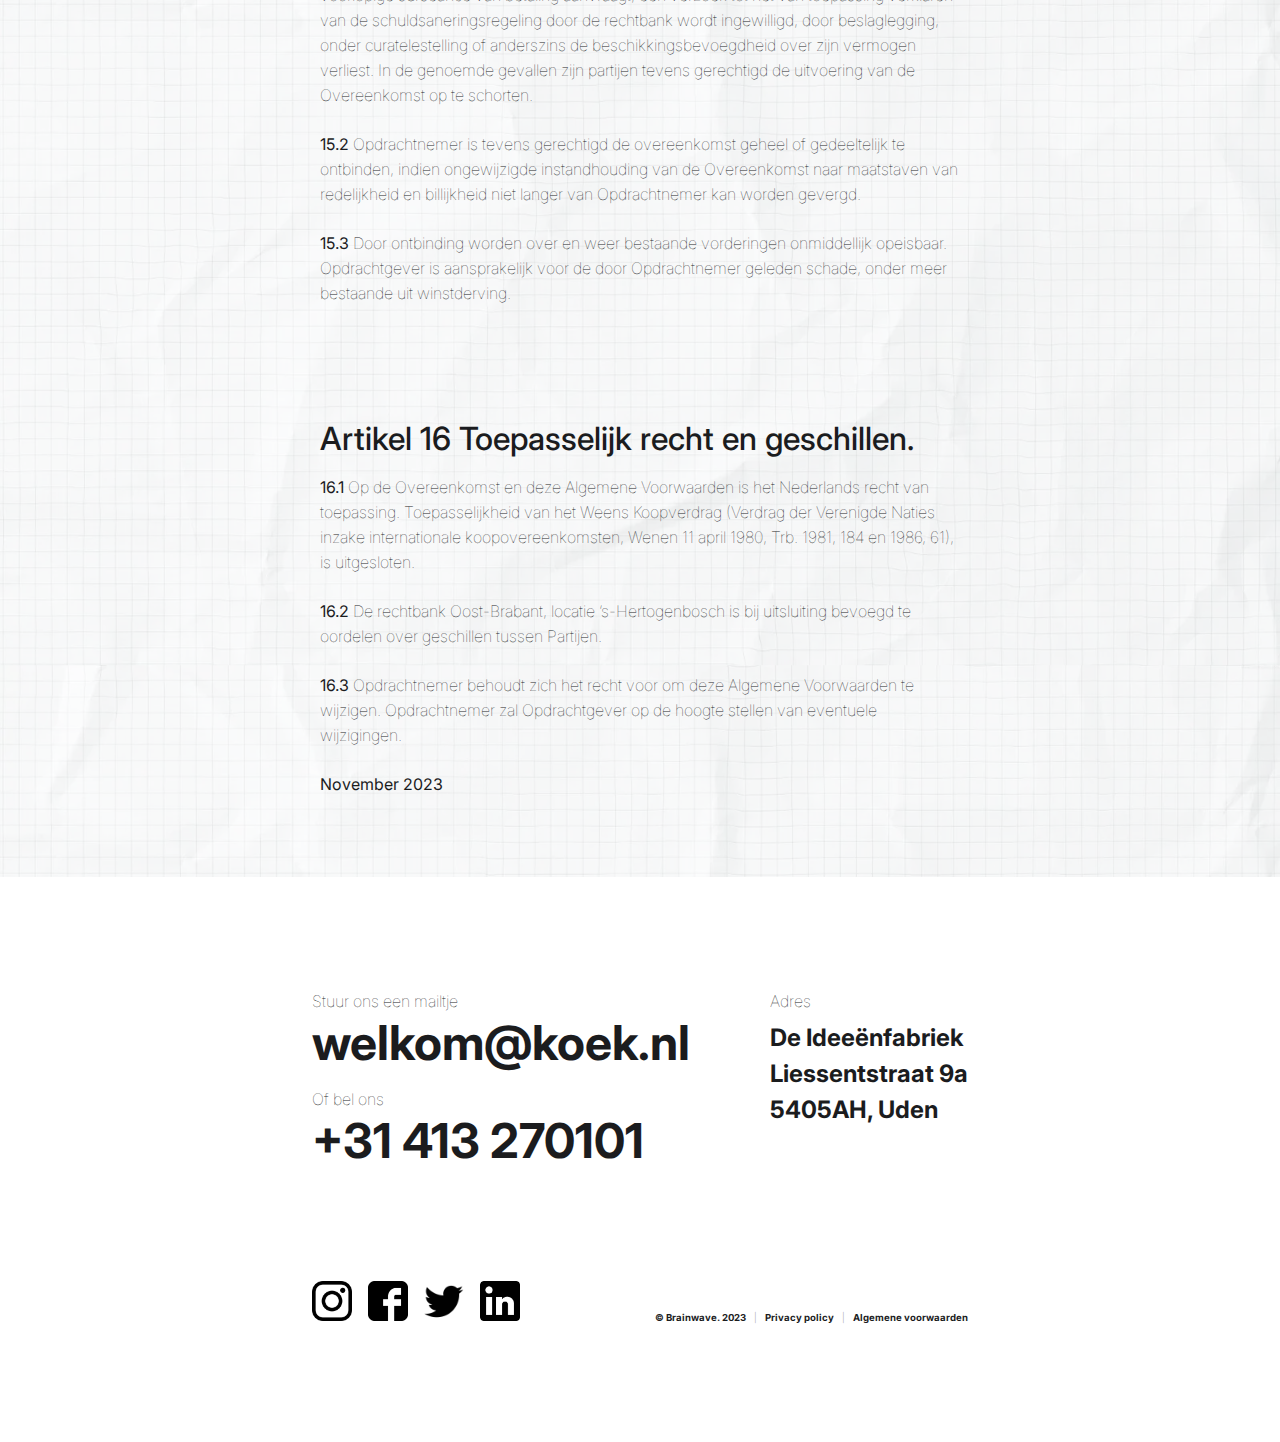
<file: voorwaarden.html>
<!doctype html>
<html>
<head>
    <title>Algemene voorwaarden</title>
    <meta name="viewport" content="width=device-width,initial-scale=1,maximum-scale=1,user-scalable=no">
    <meta charset="UTF-8">
    <meta name="description" content="Brainwave landingspage">
    <meta name="keywords" content="Brainwave, creatief, creatieve sessies, discovery">
    <link rel="preconnect" href="https://fonts.googleapis.com">
    <link rel="preconnect" href="https://fonts.gstatic.com" crossorigin>
    <link href="https://fonts.googleapis.com/css2?family=Inter:wght@400;500;700&display=swap" rel="stylesheet">
    <link rel="stylesheet" href="./css/init.css">
    <link rel="apple-touch-icon" sizes="57x57" href="apple-icon-57x57.png">
    <link rel="apple-touch-icon" sizes="60x60" href="apple-icon-60x60.png">
    <link rel="apple-touch-icon" sizes="72x72" href="apple-icon-72x72.png">
    <link rel="apple-touch-icon" sizes="76x76" href="apple-icon-76x76.png">
    <link rel="apple-touch-icon" sizes="114x114" href="apple-icon-114x114.png">
    <link rel="apple-touch-icon" sizes="120x120" href="apple-icon-120x120.png">
    <link rel="apple-touch-icon" sizes="144x144" href="apple-icon-144x144.png">
    <link rel="apple-touch-icon" sizes="152x152" href="apple-icon-152x152.png">
    <link rel="apple-touch-icon" sizes="180x180" href="apple-icon-180x180.png">
    <link rel="icon" type="image/png" sizes="192x192"  href="android-icon-192x192.png">
    <link rel="icon" type="image/png" sizes="32x32" href="favicon-32x32.png">
    <link rel="icon" type="image/png" sizes="96x96" href="favicon-96x96.png">
    <link rel="icon" type="image/png" sizes="16x16" href="favicon-16x16.png">
    <link rel="manifest" href="/manifest.json">
    <meta name="msapplication-TileColor" content="#ffffff">
    <meta name="msapplication-TileImage" content="ms-icon-144x144.png">
    <meta name="theme-color" content="#ffffff">
    <script defer src="js/script.js"></script>
        
    <!-- Google tag (gtag.js) -->
    <script async src="https://www.googletagmanager.com/gtag/js?id=G-2XE6CN85MM"></script>
    <script>
      window.dataLayer = window.dataLayer || [];
      function gtag(){dataLayer.push(arguments);}
      gtag('js', new Date());
    
      gtag('config', 'G-2XE6CN85MM');
    </script>

</head>
<body class="fascinatingpeople-body">
    <div class="main-container">
        <div class="navbar">
            <a href="index.html">
                <img src="assets/logo.png" class="logo" alt="Brainwave logo" title="Welkom bij Brainwave" />
            </a>
            <div class="navbar-burgermenu">
                <div id="burgerMenuBig" class="navbar-burger-menu-container-big">
                    <div class="navbar-burger-menu-container-big-text">
                        <a href="fascinatingpeople.html">
                            <h4 class="navbar-burger-menu-link-text">Fascinating People</h4>
                        </a>
                        <a href="aanpak.html">
                            <h4 class="navbar-burger-menu-link-text">Aanpak & Sessies</h4>
                        </a>
                    </div>
                </div>
                <img src="assets/reject.png" id="burgerMenuCloseBig" class="navbar-burger">
                <img src="assets/burger-bar.png" id="burgerMenuOpen" class="navbar-burger">
                <div id="burgerMenuMobile" class="navbar-burger-menu-container">
                    <div class="navbar-burger-menu">
                        <img class="navbar-burger-menu-img" id="burgerMenuClose" src="assets/reject.png">
                        <a class="navbar-burger-menu-link" href="fascinatingpeople.html">
                            <h4 class="navbar-burger-menu-link-text">Fascinating People</h4>
                        </a>
                        <a class="navbar-burger-menu-link" href="aanpak.html">
                            <h4 class="navbar-burger-menu-link-text">Aanpak & Sessies</h4>
                        </a>
                    </div>
                </div>
            </div>
        </div>
        <div class="content-middle">
            <div class="content-middle-title background-first-v2">
                <h1>Algemene voorwaarden</h1>
            </div>

            <div class="content-middle-text content-algemeen">
                <h3>Brainwave is onderdeel van Koek B.V. en hanteert derhalve de algemene voorwaarden van Koek B.V..</h3>
                <h2 id="artikel">Artikel 1 Definities.</h2>
                <h3><b>1.1</b> Algemene Voorwaarden: deze Algemene Voorwaarden</h3>
                <h3><b>1.2</b> Diensten: Alle Diensten in de ruimste zin van het woord welke krachtens de Overeenkomst door Opdrachtnemer aan Opdrachtgever worden geleverd.</h3>
                <h3><b>1.3</b> Opdrachtgever: de natuurlijke- of rechtspersoon met wie Opdrachtnemer ten behoeve van haar dienstverlening een overeenkomst heeft gesloten</h3>
                <h3><b>1.4</b> Opdrachtnemer: de besloten vennootschap Koek B.V., statutair gevestigd aan de Liessentstraat 9A, 5405 AH Uden, met KvK-nummer 70471703</h3>
                <h3><b>1.5</b> Overeenkomst: iedere Overeenkomst tussen Opdrachtgever en Opdrachtnemer inzake de (ver)koop c.q. levering van diensten</h3>
                <h3><b>1.6</b> Partijen: De Partijen bij de te sluiten, dan wel gesloten Overeenkomst</h3>



                <h2>Artikel 2 Toepasselijkheid.</h2> 
                <h3><b>2.1</b> Deze Algemene Voorwaarden zijn van toepassing op alle aanbiedingen en overeenkomsten waarbij Opdrachtnemer goederen en/of diensten van welke aard en onder welke benaming dan ook aan Opdrachtgever levert. Zowel op offertes, de acceptatie daarvan en op de aldus tot stand gekomen overeenkomst zijn de Algemene voorwaarden van toepassing, aanvullende overeenkomsten en vervolgopdrachten daaronder mede begrepen.</h3>
                <h3><b>2.2</b> Afwijkingen van deze Algemene Voorwaarden dienen uitsluitend schriftelijk met Opdrachtnemer overeengekomen te worden.</h3>
                <h3><b>2.3</b> De door Opdrachtgever gehanteerde algemene voorwaarden gelden niet, tenzij uitdrukkelijk schriftelijk door Opdrachtnemer aanvaard.</h3>
                <h3><b>2.4</b> Mocht enige bepaling van deze Algemene Voorwaarden nietig zijn, of vernietigd worden, dan zullen de overige bepalingen volledig van kracht blijven en zal de nietige of vernietigde bepaling van deze Algemene Voorwaarden worden vervangen door een geldige bepaling, waarbij zoveel mogelijk het doel en de strekking van de nietige of vernietigde bepaling in acht worden genomen.</h3>



                <h2>Artikel 3 Totstandkoming en duur van de overeenkomst.</h2>
                <h3><b>3.1</b> De Overeenkomst komt tot stand door uitdrukkelijke schriftelijke aanvaarding van de offerte, aanbieding of opdrachtbevestiging door Opdrachtgever. Opdrachtgever dient de ondertekende offerte, aanbieding of opdrachtbevestiging naar Opdrachtnemer te sturen.</h3>
                <h3><b>3.2</b> Indien Opdrachtgever niet expliciet aangeeft akkoord te gaan met de offerte, aanbieding of opdrachtbevestiging, maar er desondanks mee instemt of die indruk wekt, dat Opdrachtnemer werkzaamheden verricht die binnen de omschrijving van de Diensten vallen, dan wordt de offerte, aanbieding of opdracht als aanvaard beschouwd. Dit geldt ook indien Opdrachtgever Opdrachtnemer verzoekt bepaalde werkzaamheden te verrichten zonder formele offerte af te wachten.</h3>
                <h3><b>3.3</b> De Overeenkomst wordt aangegaan voor onbepaalde tijd, tenzij uit de inhoud, aard of strekking van de Overeenkomst voortvloeit dat deze voor bepaalde tijd is aangegaan.</h3>
                <h3><b>3.4</b> Indien en voor zover Partijen een Overeenkomst voor bepaalde tijd hebben gesloten, geldt dat de Overeenkomst telkens voor opeenvolgende termijnen van één jaar na wederzijdse schriftelijke instemming kan worden verlengd.</h3>
                <h3><b>3.5</b> Opdrachtgever is niet gerechtigd de Overeenkomst die voor bepaalde tijd is aangegaan, tussentijds op te zeggen, tenzij schriftelijk anders is overeengekomen.</h3>
                <h3><b>3.6</b> Indien en voor zover Partijen een overeenkomst voor onbepaalde tijd hebben gesloten, geldt dat de Overeenkomst enkel met inachtneming van een opzegtermijn van drie maanden kan worden opgezegd, tenzij schriftelijk anders is overeengekomen.</h3>



                <h2>Artikel 4 Offertes en prijzen.</h2>
                <h3><b>4.1</b> Alle aanbiedingen en andere uitingen van Opdrachtnemer zijn vrijblijvend, tenzij door Opdrachtnemer schriftelijk anders is aangegeven. Opdrachtgever staat in voor de juistheid en volledigheid van de door of namens hem aan Opdrachtnemer verstrekte gegevens waarop Opdrachtnemer zijn aanbieding heeft gebaseerd.</h3>
                <h3><b>4.2</b> Offertes van Opdrachtnemer zijn geldig voor de in de offerte aangegeven termijn. Indien er geen termijn is aangegeven, is de offerte geldig tot veertien dagen na de datum waarop de offerte is uitgebracht.</h3>
                <h3><b>4.3</b> Alle bedragen genoemd in de offertes, opdrachtbevestigingen en andere aanbiedingen van Opdrachtnemer zijn exclusief omzetbelasting, tenzij anders staat aangegeven.</h3>
                <h3><b>4.4</b> Bedragen genoemd in de offertes, opdrachtbevestigingen en andere aanbiedingen van Opdrachtnemer zijn gebaseerd op de laatst bekende kostencomponenten. Opdrachtnemer behoudt zich het recht voor de door haar gehanteerde bedragen ook na acceptatie door Opdrachtgever te wijzigen.</h3>
                <h3><b>4.5</b> De bedragen en prijzen gelden onder voorbehoud van typefouten. Voor de gevolgen van typefouten is Opdrachtnemer niet aansprakelijk.</h3>
                <h3><b>4.6</b> Aan een door Opdrachtnemer afgegeven voorcalculatie of begroting kunnen door Opdrachtgever geen rechten worden ontleend, tenzij Partijen schriftelijk anders zijn overeengekomen.</h3>
                <h3><b>4.7</b> Met betrekking tot de door Opdrachtnemer verrichte werkzaamheden en de daarvoor door Opdrachtgever verschuldigde bedragen leveren de gegevens uit de administratie van Opdrachtnemer volledig bewijs op, onverminderd het recht van klant tot het leveren van tegenbewijs.</h3>
                <h3><b>4.8</b> Voor werkzaamheden waarvoor naar hun aard en omvang geen offertes c.q. opdrachtbevestigingen worden verzonden, wordt de factuur tevens als opdrachtbevestiging beschouwd, welke ook geacht wordt de opdracht juist en volledig weer te geven. De administratie van Opdrachtnemer is ter zake beslissend.</h3>
                <h3><b>4.9</b> Opdrachtnemer heeft het recht om de prijzen gedurende de looptijd van de Overeenkomst eenmaal per jaar te wijzigen. Opdrachtnemer zal Opdrachtgever hiervan tenminste een maand voor ingangsdatum van de gewijzigde prijzen informeren.</h3>



                <h2>Artikel 5 Betalingsvoorwaarden.</h2>
                <h3><b>5.1</b> Opdrachtnemer is bevoegd om, alvorens te starten met de werkzaamheden zoals weergegeven in de Overeenkomst, betaling van een voorschot te verlangen. Het voorschot zal worden verrekend met de laatste factuur die in de desbetreffende zaak aan Opdrachtgever zal worden verzonden.</h3>
                <h3><b>5.2</b> Opdrachtgever zal de factuur betalen in euro’s door storting of overmaking conform de op de factuur vermelde betalingscondities, dan wel de anderszins schriftelijk overeengekomen betalingscondities. Opdrachtgever is niet gerechtigd tot opschorting van enige betaling en evenmin tot verrekenen van verschuldigde bedragen.</h3>
                <h3><b>5.3</b> Opdrachtnemer hanteert een betalingstermijn van veertien dagen na de factuurdatum, tenzij op de factuur een andere betalingstermijn wordt genoemd. Opdrachtgever betaalt de factuur binnen de geldende betalingstermijn. De betalingstermijn is een fatale termijn in de zin van artikel 6:83 sub a BW.</h3>
                <h3><b>5.4</b> Indien de Opdrachtgever niet tijdig betaalt is hij van rechtswege in verzuim, zonder dat hier een ingebrekestelling voor is vereist. In dat geval heeft Opdrachtnemer de bevoegdheid zijn (contractuele) verplichtingen op te schorten. Opdrachtnemer heeft tevens het retentierecht op alle onder zich bevindende gegevens, zoals papieren en andere goederen, tot aan het moment waarop Opdrachtgever al hetgeen hij aan Opdrachtnemer is verschuldigd heeft voldaan.</h3>
                <h3><b>5.5</b> Indien Opdrachtgever de verschuldigde bedragen niet of niet tijdig betaalt, is Opdrachtgever zonder dat een aanmaning of ingebrekestelling is vereist, over het openstaande bedrag wettelijke handelsrente verschuldigd. Indien Opdrachtgever na een aanmaning of ingebrekestelling nalaat de vordering te voldoen, kan Opdrachtnemer de vordering uit handen geven, in welk geval Opdrachtgever naast het op dat moment in totaal verschuldigde bedrag tevens gehouden is tot vergoeding van alle gerechtelijke en buitengerechtelijke kosten, waaronder begrepen de kosten van juridische bijstand, deurwaarderskosten en andere deskundigen. Bij een Opdrachtgever die niet handelt in hoedanigheid van consument bedragen de buitengerechtelijke kosten tenminste vijftien procent van het door Opdrachtgever aan Opdrachtnemer verschuldigde bedrag. Bij consumenten zal Opdrachtnemer de buitengerechtelijke kosten in rekening brengen conform het forfaitaire vergoedingsschema zoals bedoeld in de Wet normering buitengerechtelijke incassokosten en het bijbehorende Besluit.</h3>
                <h3><b>5.6</b> De vordering tot betaling is direct opeisbaar ingeval Opdrachtgever failliet wordt verklaard, surseance van betaling aanvraagt dan wel beslag op de vermogensbestanddelen van Opdrachtgever wordt gelegd, Opdrachtgever overlijdt, in liquidatie treedt of wordt ontbonden.</h3>
                <h3><b>5.7</b> Bezwaren tegen de hoogte van de door Opdrachtnemer in rekening gebrachte of geïncasseerde bedragen dient Opdrachtgever zo spoedig mogelijk, doch uiterlijk veertien dagen na dagtekening van de factuur, schriftelijk of per e-mail aan Opdrachtnemer kenbaar te maken. Na het verstrijken van deze termijn wordt Opdrachtgever geacht akkoord te zijn gegaan met de hoogte van het bedrag dat op de factuur is vermeld.</h3>



                <h2>Artikel 6 Aansprakelijkheid.</h2>
                <h3><b>6.1</b> Indien de uitvoering van werkzaamheden door Opdrachtnemer mocht leiden tot een betaling op grond van een ongedaanmakingsverbintenis en/of op grond van aansprakelijkheid, dan zal de totale betaling steeds beperkt zijn tot het bedrag dat in het desbetreffende geval door de (beroepsaansprakelijkheids)verzekeraar onder de toepasselijke aansprakelijkheidsverzekering van Opdrachtnemer wordt uitgekeerd, met inbegrip van het eigen risico dat Opdrachtnemer in het desbetreffende geval in verband met die aansprakelijkheidsverzekering draagt.</h3>
                <h3><b>6.2</b> In het geval – om welke reden dan ook – geen uitkering op grond van de in artikel 6.1. bedoelde aansprakelijkheidsverzekering mocht plaatsvinden, zal de totale betaling (op grond van een ongedaanmakingsverbintenis en/of op grond van aansprakelijkheid) van Opdrachtnemer voor directe schade in geen geval meer bedragen dan het totaalbedrag, dat voor de Overeenkomst is bedongen (ex. BTW). Indien de Overeenkomst een duurovereenkomst is met een looptijd van meer dan één jaar, wordt de voor de Overeenkomst bedongen prijs vastgesteld op het bedrag dat Opdrachtgever gedurende het jaar direct voorafgaand aan het ontstaan van de schade in totaal aan Opdrachtnemer dient te betalen. In geen geval zal de totale directe schade echter meer bedragen dan EUR 10.000,-.</h3>
                <h3><b>6.3</b> Aansprakelijkheid voor indirecte schade, daaronder onder meer doch niet uitsluitend begrepen gevolgschade, gederfde winst, gemiste besparingen, verlies van gegevens, verminderde goodwill, schade als gevolg van aanspraken van afnemers van Opdrachtgever en schade door bedrijfsstagnatie en leegloop, is te allen tijde uitgesloten.</h3>
                <h3><b>6.4</b> De totale aansprakelijkheid van Opdrachtnemer voor schade door dood of lichamelijk letsel bedraagt nooit meer dan EUR 750.000,-.</h3>
                <h3><b>6.5</b> Tenzij nakoming door Opdrachtnemer blijvend onmogelijk is, ontstaat aansprakelijkheid van Opdrachtnemer wegens een toerekenbare tekortkoming in de nakoming van de Overeenkomst slechts indien Opdrachtgever Opdrachtnemer onverwijld schriftelijk in gebreke stelt, waarbij een redelijke termijn voor de zuivering van de tekortkoming wordt gesteld, en Opdrachtnemer ook na die termijn toerekenbaar tekort blijft schieten. De ingebrekestelling dient een zo volledig en gedetailleerd mogelijke omschrijving van de tekortkoming te bevatten, zodat Opdrachtnemer in de gelegenheid wordt gesteld adequaat te reageren.</h3>
                <h3><b>6.6</b> Claims in verband met beweerdelijke aansprakelijkheid van Opdrachtnemer dienen zo spoedig mogelijk schriftelijk en gemotiveerd te worden ingediend bij Opdrachtnemer. Onverminderd het bepaalde in artikel 6:89 BW, vervalt het recht op schadevergoeding in ieder geval twaalf maanden na de gebeurtenis waaruit de schade direct of indirect voortvloeit en waarvoor Opdrachtnemer aansprakelijk is. Het hiervoor in dit artikel gestelde geldt ook als de Opdrachtgever schadevergoeding vordert op grond van een ander overgenomen of verkregen recht.</h3>
                <h3><b>6.7</b> Opdrachtgever vrijwaart Opdrachtnemer voor alle aanspraken van derden wegens productaansprakelijkheid als gevolg van een gebrek in een systeem dat door Opdrachtgever aan een derde is geleverd en dat mede bestond uit door Opdrachtnemer geleverde programmatuur of andere materialen.</h3>
                <h3><b>6.8</b> De uitvoering van de Overeenkomst geschiedt uitsluitend ten behoeve van de Opdrachtgever. Derden kunnen aan de inhoud van de Overeenkomst, noch aan de verrichte werkzaamheden enig recht ontlenen, ook niet wanneer zij direct of indirect als belanghebbende bij het resultaat van de werkzaamheden zijn aan te merken. Opdrachtnemer is niet aansprakelijk jegens derden voor werkzaamheden uitgevoerd ten behoeve van een Opdrachtgever.</h3>



                <h2>Artikel 7 Inschakelen derden.</h2>
                <h3><b>7.1</b> Opdrachtnemer kan bij de uitvoering van de Overeenkomst derden inschakelen ter uitvoering van de overeenkomst.</h3>
                <h3><b>7.2</b> Opdrachtnemer zal bij het inschakelen van die derden de zorgvuldigheid in acht nemen en in gevallen waarin dit in redelijkheid kan worden gevergd, vooraf overleggen met Opdrachtgever.</h3>
                <h3><b>7.3</b> Opdrachtnemer is niet aansprakelijk voor tekortkomingen van de door haar of een derde ingeschakelde derde, behoudens opzet of grove schuld van Opdrachtnemer.</h3>



                <h2>Artikel 8 Geheimhouding.</h2>
                <h3><b>8.1</b> Partijen verplichten zich tot geheimhouding omtrent alle vertrouwelijke informatie en bedrijfsgeheimen die zij van de andere Partij ontvangen. Partijen leggen deze verplichting tevens op aan hun medewerkers, alsmede aan de door hen ingeschakelde derden ter uitvoering van de Overeenkomst. Deze geheimhoudingsverplichting geldt zowel gedurende de looptijd van de Overeenkomst als daarna. </h3>
                <h3><b>8.2</b> Indien Opdrachtgever de geheimhoudingsverplichting zoals bedoelt in artikel 8.1 van deze Algemene Voorwaarden schendt, verbeurt Opdrachtgever een onmiddellijk opeisbare boete van EUR 5.000,- per gebeurtenis, vermeerderd met een bedrag van EUR 250,- per dag dat de overtreding voortduurt, onverminderd het recht van Opdrachtnemer op een volledige schadevergoeding.</h3>



                <h2>Artikel 9 Meerwerk.</h2>
                <h3><b>9.1</b> Indien Opdrachtnemer op verzoek of met voorafgaande instemming van Opdrachtgever werkzaamheden of andere prestaties heeft verricht die buiten de inhoud of omvang van de overeengekomen werkzaamheden vallen, zullen deze werkzaamheden of prestaties door Opdrachtgever worden vergoed volgens de overeengekomen tarieven. Bij gebreke van overeengekomen tarieven, gelden de gebruikelijke tarieven van Opdrachtnemer.</h3>



                <h2>Artikel 10 Overmacht.</h2>
                <h3><b>10.1</b> Geen van Partijen is gehouden tot het nakomen van enige verplichting indien hij daartoe verhinderd is als gevolg van overmacht. Onder overmacht aan de zijde van Opdrachtnemer wordt onder meer, doch niet uitsluitend verstaan 1) overmacht van toeleveranciers van Opdrachtnemer, 2) het niet naar behoren nakomen van verplichtingen van toeleveranciers die door Opdrachtgever aan Opdrachtnemer zijn voorgeschreven, 3) gebrekkigheid van zaken, apparatuur, programmatuur of materialen waarvan het gebruik door Opdrachtgever aan Opdrachtnemer is voorgeschreven, 4) overheidsmaatregelen, 5) elektriciteitsstoring, 6) storing van internet, datanetwerk- of telecommunicatiefaciliteiten, 7) oorlog, 8) staking, 9) brand, 10) overstroming en 11) algemene vervoersproblemen.</h3>
                <h3><b>10.2</b> Indien een overmachtssituatie langer dan zestig dagen duurt, heeft elk van de Partijen het recht om de overeenkomst schriftelijk te ontbinden. Hetgeen reeds op grond van de Overeenkomst is gepresteerd, wordt in dat geval naar verhouding afgerekend.</h3>



                <h2>Artikel 11 Privacy.</h2>
                <h3><b>11.1</b> Indien dit voor de uitvoering van de Overeenkomst noodzakelijk is, zal Opdrachtnemer bij de uitvoering van de Overeenkomst persoonsgegevens verwerken. Opdrachtnemer zal de persoonsgegevens steeds verwerken conform de vereisten uit de Algemene Verordening Gegevensbescherming en de Nederlandse uitvoeringswet daarvan.</h3>
                <h3><b>11.2</b> Opdrachtgever vrijwaart Opdrachtnemer voor aanspraken van personen van wie persoonsgegevens zijn geregistreerd of worden verwerkt in het kader van de Overeenkomst.</h3>
                <h3><b>11.3</b> De verantwoordelijkheid voor de persoonsgegevens die met gebruikmaking van een dienst van Opdrachtnemer worden verwerkt ligt volledig bij Opdrachtgever. Opdrachtgever staat er tegenover Opdrachtnemer voor in dat de inhoud, het gebruik en/of de verwerking van de gegevens rechtmatig zijn en geen inbreuk maken op enig recht van een derde of de betrokkene. Opdrachtgever vrijwaart Opdrachtnemer tegen elke rechtsvordering van een derde of betrokkene, uit welke hoofde dan ook, in verband met de verwerking van persoonsgegevens en/of de uitvoering van de Overeenkomst.</h3>



                <h2>Artikel 12 Beveiliging.</h2>
                <h3><b>12.1</b> Indien Opdrachtnemer op grond van de Overeenkomst is gehouden tot het voorzien in een vorm van informatiebeveiliging, zal die beveiliging voldoen aan de tussen Partijen schriftelijk overeengekomen specificaties. Opdrachtnemer staat er niet voor in dat de informatiebeveiliging onder alle omstandigheden doeltreffend is. Indien een uitdrukkelijk omschreven wijze van beveiliging ontbreekt, zal de beveiliging voldoen aan een niveau dat, gelet op de stand van de techniek, de gevoeligheid van de te beveiligen gegevens en de kosten die aan de beveiliging zijn verbonden, redelijk is.</h3>
                <h3><b>12.2</b> Opdrachtgever zal zijn systemen en infrastructuur adequaat beveiligen en te allen tijde deugdelijke antivirus-programmatuur in werking hebben.</h3>



                <h2>Artikel 13 Medewerkingsverplichting.</h2>
                <h3><b>13.1</b> Partijen erkennen dat het welslagen van de werkzaamheden van Opdrachtnemer afhankelijk is van een juiste en tijdige onderlinge samenwerking. Opdrachtgever zal steeds tijdig alle in redelijkheid door Opdrachtnemer gewenste medewerking verlenen. Hieronder wordt in ieder geval verstaan het tijdig verschaffen van toegang, gegevens en/of inlichtingen benodigd voor het uitvoeren van de werkzaamheden.</h3>
                <h3><b>13.2</b> Opdrachtgever staat in voor de juistheid en volledigheid van de door hem aan Opdrachtnemer verstrekte gegevens, inlichtingen en specificaties.</h3>
                <h3><b>13.3</b> Opdrachtnemer spant zich er redelijkerwijs voor in de door hem genoemde of tussen Partijen overeengekomen al dan niet uiterste leveringstermijnen en/of opleverdata zoveel mogelijk in acht te nemen. Door Opdrachtnemer genoemde of tussen Partijen overeengekomen data gelden steeds als streefdata. Deze binden Opdrachtnemer niet en hebben steeds een indicatief karakter.</h3>
                <h3><b>13.4</b> Indien overschrijding van een termijn dreigt zullen Partijen overleggen om de gevolgen van de overschrijding voor de verdere planning te bespreken.</h3>



                <h2>Artikel 14 Intellectuele eigendom.</h2>
                <h3><b>14.1</b> Opdrachtnemer is en blijft rechthebbende van alle intellectuele eigendomsrechten, inclusief het auteursrecht, die ontstaan in het kader van de uitvoering van de Overeenkomst, tenzij Partijen in de Overeenkomst of andere (overdrachts)akte nadrukkelijk andere afspraken hebben gemaakt.</h3>
                <h3><b>14.2</b> Opdrachtnemer mag technische (voorzorgs)maatregelen nemen ter bescherming van de intellectuele eigendomsrechten zoals bedoeld in artikel 14.1.</h3>
                <h3><b>14.3</b> Opdrachtnemer geeft Opdrachtgever enkel een gebruiksrecht op de geleverde programmatuur, websites, databestanden, applicaties of ander materiaal zoals analyses, ontwerpen, documentatie, rapporten, evenals voorbereidend materiaal daarvan. Partijen beogen door het sluiten van de Overeenkomst nadrukkelijk geen overdracht van enig recht van intellectueel eigendom. Opdrachtgever verkrijgt enkel de gebruiksrechten die partijen zijn overeengekomen, dan wel die bij Overeenkomst of de wet uitdrukkelijk aan Opdrachtgever worden toegekend. Een aan Opdrachtgever toekomend recht is niet-exclusief, niet-overdraagbaar en niet-sublicentieerbaar, tenzij dit nadrukkelijk schriftelijk is overeengekomen met Opdrachtnemer.</h3>
                <h3><b>14.4</b> Indien Partijen geen afspraken over de gebruiksrechten hebben gemaakt, dan blijft het gebruiksrecht van Opdrachtgever beperkt tot dat gebruik waarvoor op het moment van het verstrekken van de opdracht vaststaande voornemens bestonden. Deze voornemens dienen aantoonbaar voor het sluiten van de Overeenkomst aan Opdrachtnemer bekend te zijn gemaakt.</h3>
                <h3><b>14.5</b> Opdrachtgever zal geen inbreuk maken op het vertrouwelijke karakter, dan wel de auteursrechten, merken, handelsnamen of enig ander recht van intellectueel eigendom van Opdrachtnemer. Hieronder valt onder andere het (doen) verwijderen, (laten) wijzigen en bewerken van de programmatuur, websites, databestanden, apparatuur of materialen die Opdrachtnemer beschikbaar heeft gesteld.</h3>
                <h3><b>14.6</b> Opdrachtgever is nadrukkelijk niet gerechtigd ter beschikking gestelde zaken te openbaren, te exploiteren of op welke wijze dan ook te verveelvoudigen.</h3>
                <h3><b>14.7</b> Het uitgangspunt van artikel 14.6 van deze Algemene Voorwaarden lijdt slechts gedeeltelijk uitzondering ingeval Opdrachtnemer website(s) of webapplicatie(s) voor Opdrachtgever heeft ontwikkeld en geproduceerd. In dat geval is het Opdrachtgever toegestaan om deze website(s) en webapplicatie(s) rechtstreeks beschikbaar te stellen aan eindgebruikers van Opdrachtgever, doch uitsluitend ten behoeve van het doel van de samenwerking tussen Opdrachtgever en Opdrachtnemer. Verdere exploitatie en/of openbaring is uitgesloten. Voor het overige geldt het uitgangspunt van artikel 14.6 van deze Algemene Voorwaarden.</h3>
                <h3><b>14.8</b> Opdrachtnemer heeft het recht om de intellectuele eigendomsrechten, opgedane knowhow en andere kennis c.q. informatie in het kader van de uitvoering van de Overeenkomst ook voor andere doeleinden te gebruiken. Bijvoorbeeld ten behoeve van andere klanten van Opdrachtnemer. Daarbij zal Opdrachtnemer er zorg voor dragen dat vertrouwelijke informatie van Opdrachtgever ook vertrouwelijk blijft. Opdrachtnemer zal zich er voor inspannen dat openbaarmaking van vertrouwelijke informatie zoveel mogelijk wordt voorkomen.</h3>
                <h3><b>14.9</b> Indien Opdrachtgever een inbreuk op de intellectuele eigendomsrechten van Opdrachtnemer maakt, heeft Opdrachtnemer het recht op een direct opeisbare vergoeding van tenminste driemaal het overeengekomen honorarium, onverminderd het recht van Opdrachtnemer om vergoeding van de daadwerkelijk geleden schade te vorderen.</h3>



                <h2>Artikel 15 Ontbinding.</h2>
                <h3><b>15.1</b> Partijen kunnen de Overeenkomst zonder ingebrekestelling met onmiddellijke ingang geheel of gedeeltelijk ontbinden zonder rechterlijke tussenkomst na een schriftelijke verklaring op het tijdstip, waarop de andere partij in staat van faillissement wordt verklaard, voorlopige surseance van betaling aanvraagt, een verzoek tot het van toepassing verklaren van de schuldsaneringsregeling door de rechtbank wordt ingewilligd, door beslaglegging, onder curatelestelling of anderszins de beschikkingsbevoegdheid over zijn vermogen verliest. In de genoemde gevallen zijn partijen tevens gerechtigd de uitvoering van de Overeenkomst op te schorten.</h3>
                <h3><b>15.2</b> Opdrachtnemer is tevens gerechtigd de overeenkomst geheel of gedeeltelijk te ontbinden, indien ongewijzigde instandhouding van de Overeenkomst naar maatstaven van redelijkheid en billijkheid niet langer van Opdrachtnemer kan worden gevergd.</h3>
                <h3><b>15.3</b> Door ontbinding worden over en weer bestaande vorderingen onmiddellijk opeisbaar. Opdrachtgever is aansprakelijk voor de door Opdrachtnemer geleden schade, onder meer bestaande uit winstderving.</h3>



                <h2>Artikel 16 Toepasselijk recht en geschillen.</h2>
                <h3><b>16.1</b> Op de Overeenkomst en deze Algemene Voorwaarden is het Nederlands recht van toepassing. Toepasselijkheid van het Weens Koopverdrag (Verdrag der Verenigde Naties inzake internationale koopovereenkomsten, Wenen 11 april 1980, Trb. 1981, 184 en 1986, 61), is uitgesloten.</h3>
                <h3><b>16.2</b> De rechtbank Oost-Brabant, locatie ‘s-Hertogenbosch is bij uitsluiting bevoegd te oordelen over geschillen tussen Partijen.</h3>
                <h3><b>16.3</b> Opdrachtnemer behoudt zich het recht voor om deze Algemene Voorwaarden te wijzigen. Opdrachtnemer zal Opdrachtgever op de hoogte stellen van eventuele wijzigingen.</h3>

                <h3><b>November 2023</b></h3>
            </div>
        </div>
        <div class="footer">
            <div class="footer-container">
                <div class="footer-container-top">

                    <div class="footer-contact">
                        <div class="footer-contact-container">
                            <h3>Stuur ons een mailtje</h3>
                            <a class="cta-footer-link" href="mailto:welkom@koek.nl">
                                <span>
                                    <h3 class="cta-footer-link-text">welkom@koek.nl</h3>
                                </span>
                            </a>
                        </div>
                        <div class="footer-contact-container">
                            <h3>Of bel ons</h3>
                            <a class="cta-footer-link" href="tel:+31413270101">
                                <span>
                                    <h3 class="cta-footer-link-text">+31 413 270101</h3>
                                </span>
                            </a>
                        </div>
                    </div>
                    <div class="footer-adres">
                        <h3>Adres</h3>
                        <h2 class="footer-adres-text">De Ideeënfabriek</h2>
                        <h2 class="footer-adres-text">Liessentstraat 9a</h2>
                        <h2 class="footer-adres-text">5405AH, Uden</h2>
                    </div>
                </div>
                <div class="footer-container-bottom">

                        
                    <div class="footer-adres-socials">
                        <a class="footer-adres-socials-links" href="https://www.instagram.com/brainwave_nl/" target="_blank">
                            <img src="assets/instagram.png">
                        </a>
                        <a class="footer-adres-socials-links" href="https://www.facebook.com/profile.php?id=61551274886060" target="_blank">
                            <img src="assets/facebook.png">
                        </a>
                        <a class="footer-adres-socials-links" href="https://twitter.com/Brainwave_nl" target="_blank">
                            <img src="assets/twitter.png">
                        </a>
                        <a class="footer-adres-socials-links" href="https://www.linkedin.com/company/brainwavenl/" target="_blank">
                            <img src="assets/linkedin.png">
                        </a>
                    </div>
                    
                    <div class="footer-terms-container">
                            <span>
                                <h3 class="cta-footer-link-text">© Brainwave. 2023</h3>
                            </span>
                            <h3> | </h3>
                        <a href="privacy.html">
                            <span>
                                <h3 class="cta-footer-link-text">Privacy policy</h3>
                            </span>
                        </a>
                        <h3> | </h3>
                        <a href="voorwaarden.html">
                             <span>
                                <h3 class="cta-footer-link-text">Algemene voorwaarden</h3>
                            </span>
                        </a>
                    </div>

                </div>
            </div>
        </div>
    </div>
</body>
</html>
</file>
<file: css/init.css>
@import url(base.css);
.home-body {
  background: url(../assets/bg-full.jpg) center;
  background-repeat: no-repeat;
  background-size: auto 100%;
}

.fascinatingpeople-body {
  background: url(../assets/Background-brainwave.png) center;
  background-repeat: repeat-y;
  background-size: contain;
}

.main-container {
  min-height: 100vh;
  position: relative;
  overflow: hidden;
}

.navbar {
  display: flex;
  justify-content: space-between;
  align-items: center;
  width: 100%;
  padding: 1em;
}

.navbar-burger {
  width: 4%;
  min-width: 50px;
  margin: 0 30px 0 0;
}

.navbar-burgermenu {
  right: 0;
  width: inherit;
  display: flex;
  justify-content: end;
  align-items: center;
}

.navbar-burger-menu {
  position: fixed;
  display: flex;
  flex-direction: column;
  background-color: white;
  top: 0;
  right: -15px;
  gap: 5rem;
  height: 100vh;
  align-items: end;
  padding: 1em;
  transform: translateX(0px);
}

.navbar-burger-menu-img {
  width: 15%;
}

.navbar-burger-menu-link {
  text-decoration: none;
  margin: 0;
  padding-left: 4rem;
  width: 100%;
  text-align: left;
}

.navbar-burger-menu-link-text {
  color: #1B1C1E;
  margin: 0;
  font-size: 1.5rem;
  font-family: "inter";
  font-weight: 100;
}

.navbar-burger-menu-link-text:hover {
  font-weight: bold;
}

.navbar-burger-menu-container {
  display: none;
  position: fixed;
  background-color: rgba(0, 0, 0, 0.5);
  width: 100%;
  height: 100%;
  top: 0;
  z-index: 10;
}

.navbar-burger-menu-container-big {
  display: none;
  width: 80%;
}

.navbar-burger-menu-container-big-text {
  display: flex;
  justify-content: end;
}
.navbar-burger-menu-container-big-text a {
  width: 25%;
  text-decoration: none;
  text-align: start;
}

@media (max-width: 1600px) {
  .navbar-burger-menu-container-big-text a {
    width: 35%;
  }
}
@media (max-width: 1200px) {
  .navbar-burger-menu-container-big-text a {
    width: 40%;
  }
  .navbar-burger-menu-container-big-text a h4 {
    font-size: 1.3rem;
  }
}
@media (max-width: 900px) {
  .navbar-burger-menu-container-big-text a {
    width: 40%;
  }
  .navbar-burger-menu-container-big-text a h4 {
    font-size: 1rem;
  }
}
#burgerMenuMobile, #burgerMenuBig {
  display: none;
  opacity: 0;
}

/* Define the fade-in and fade-out animation with a longer duration */
@keyframes fadeIn {
  from {
    opacity: 0;
    transform: translateX(100px);
  }
  to {
    opacity: 1;
    transform: translateX(0px);
  }
}
@keyframes fadeOut {
  from {
    opacity: 1;
    transform: translateX(0px);
  }
  to {
    opacity: 0;
    transform: translateX(100px);
  }
}
/* Apply the animation to the element */
.fade-in {
  animation: fadeIn 0.5s forwards; /* Use the animation property to apply the animation */
}

.fade-out {
  animation: fadeOut 0.5s forwards; /* Use the animation property to apply the animation */
}

.videopage {
  background: none;
  width: 100vw;
  height: 100vh;
  overflow: hidden;
}

.paper-background {
  z-index: -2;
  position: absolute;
  height: 100vh;
  left: 0;
  top: 0;
}

.logo {
  margin: 20px 0 0 20px;
  width: 150px;
  z-index: 1;
}

.container-video {
  display: flex;
  justify-content: center;
  align-items: center;
  height: 100%;
  z-index: -1;
}

#play-button {
  position: absolute;
  color: white;
  background-color: rgb(100, 214, 255);
  border-radius: 50%;
  border: none;
  font-weight: bold;
  height: 200px;
  width: 200px;
  display: flex;
  justify-content: center;
  align-items: center;
  opacity: 0%;
  transition: 0.1s;
}

#play-button:hover {
  opacity: 100%;
  transition: 0.1s;
}

#play-button-icon {
  position: absolute;
  width: 100px;
}

.floating {
  position: fixed;
}

.cta-header,
.cta-header:hover,
.cta-header:focus,
.cta-header:active,
.cta-header:visited {
  color: #1B1C1E;
  text-decoration: none;
  position: absolute;
  right: 30px;
  top: 50px;
  font-size: 24px;
  line-height: 25px;
}

.cta-header img {
  margin: 5px;
}

.container-buttons {
  display: flex;
  width: 100%;
  justify-content: center;
  align-items: center;
  gap: 3em;
  margin-top: 3em;
}

.content {
  display: flex;
  justify-content: center;
  padding: 30px;
  width: 100vw;
}

.content-title {
  display: flex;
  flex-direction: column;
  justify-content: center;
  align-items: center;
  height: 70vh;
}

.content-buttons {
  bottom: 3rem;
}

.content-middle {
  display: flex;
  flex-direction: column;
  gap: 8em;
  align-items: center;
  padding: 5em 0;
}
.content-middle h1 {
  font-size: 4rem;
}

.content-middle-text {
  display: flex;
  flex-direction: column;
  gap: 1.5em;
  width: 50%;
  text-align: left;
}
.content-middle-text h2 {
  font-weight: 500;
}
.content-middle-text ul {
  list-style-type: disc;
  padding: 0 10px;
}
.content-middle-text ul li {
  font-family: "inter";
  font-weight: 100;
  line-height: 2em;
}

.content-algemeen h2 {
  margin-top: 3em;
}
.content-algemeen #artikel {
  margin-top: 0;
}

.content-horizontal {
  display: flex;
  flex-direction: column;
  padding: 4rem 10%;
  gap: 7rem;
}

.content-horizontal-container {
  display: flex;
  flex-direction: column;
  gap: 7rem;
  min-width: 65vw;
}

.content-horizontal-box {
  display: flex;
  flex-wrap: nowrap;
  gap: 7em;
  text-align: left;
  justify-content: space-between;
  align-items: start;
}

.content-horizontal-box-image {
  width: 30%;
}

.content-horizontal-box-text {
  width: 55%;
  position: relative;
}
.content-horizontal-box-text h1 {
  font-size: 3.2rem;
  margin-bottom: 2rem;
}
.content-horizontal-box-text h3 {
  font-size: 1.3rem;
  line-height: 2rem;
}

.big-title h1 {
  font-size: 4rem;
}

.content-horizontal-box-text-small {
  width: 55%;
  position: relative;
}
.content-horizontal-box-text-small h1 {
  font-size: 2rem;
  margin-bottom: 2rem;
}
.content-horizontal-box-text-small h3 {
  font-size: 1.3rem;
  line-height: 2rem;
}

.krabbel-var1 {
  position: absolute;
  width: 120px;
  z-index: -1;
  top: 70%;
  right: 0;
}

.krabbel-var2 {
  position: absolute;
  width: 280px;
  z-index: -1;
  top: 90%;
  left: 60%;
  transform: rotate(-45deg);
}

.krabbel-var3 {
  position: absolute;
  width: 120px;
  z-index: -1;
  top: 90%;
  left: 60%;
  transform: rotate(-45deg);
}

.krabbel-var4 {
  position: absolute;
  width: 120px;
  z-index: -1;
  top: 0%;
  right: 0;
}

.rightside {
  margin-top: 3rem;
}

.content-horizontal-box-text-title {
  position: relative;
  align-items: center;
}

.background-first, .background-first-v2, .background-second, .background-third, .background-forth {
  position: relative;
}

.background-first::before {
  content: "";
  background: url("../assets/line1.png");
  background-repeat: no-repeat;
  background-clip: border-box;
  background-size: contain;
  position: absolute; /* Position the pseudo-element */
  top: -120%; /* Adjust the positioning to move it above the borders */
  right: 0%;
  bottom: -160%;
  left: -20px;
  z-index: -1;
}

.background-first-v2::before {
  content: "";
  background: url("../assets/line1.png");
  background-repeat: no-repeat;
  background-clip: border-box;
  background-size: cover;
  position: absolute; /* Position the pseudo-element */
  top: -160%; /* Adjust the positioning to move it above the borders */
  right: 0%;
  bottom: -200%;
  left: -20px;
  z-index: -1;
}

.background-second::before {
  content: "";
  background: url("../assets/line2.png");
  background-repeat: no-repeat;
  background-clip: border-box;
  position: absolute; /* Position the pseudo-element */
  background-size: contain;
  top: -90%; /* Adjust the positioning to move it above the borders */
  right: 0%;
  bottom: -120%;
  left: -20px;
  z-index: -1;
}

.background-third::before {
  content: "";
  background: url("../assets/line3.png");
  background-repeat: no-repeat;
  background-clip: border-box;
  position: absolute; /* Position the pseudo-element */
  background-size: contain;
  top: -90%; /* Adjust the positioning to move it above the borders */
  right: 0%;
  bottom: -120%;
  left: -20px;
  z-index: -1;
}

.background-forth::before {
  content: "";
  background: url("../assets/linebig.png");
  background-repeat: no-repeat;
  background-clip: border-box;
  position: absolute; /* Position the pseudo-element */
  background-size: contain;
  top: -90%; /* Adjust the positioning to move it above the borders */
  right: 0%;
  bottom: -120%;
  left: -20px;
  z-index: -1;
}

@media (max-width: 1560px) {
  .content-horizontal-box-text h1 {
    font-size: 2.2rem;
    margin-bottom: 2rem;
  }
  .content-horizontal-box-text h3 {
    font-size: 1rem;
    line-height: 2rem;
  }
  .big-title h1 {
    font-size: 3.5rem;
  }
  .content-horizontal-box-text-small h1 {
    font-size: 1.8rem;
    margin-bottom: 2rem;
  }
  .content-horizontal-box-text-small h3 {
    font-size: 1rem;
    line-height: 2rem;
  }
}
@media (max-width: 1280px) {
  .content-horizontal-box-text h1 {
    font-size: 1.8rem;
    margin-bottom: 2rem;
  }
  .content-horizontal-box-text h3 {
    font-size: 0.9rem;
    line-height: 1.5rem;
  }
  .content-middle-title h1 {
    font-size: 3rem;
  }
  .content-horizontal-box-image {
    width: 35%;
  }
  .content-horizontal-box-text-small h1 {
    font-size: 1.5rem;
    margin-bottom: 2rem;
  }
  .content-horizontal-box-text-small h3 {
    font-size: 0.9rem;
    line-height: 1.5rem;
  }
}
@media (max-width: 950px) {
  .content-middle {
    gap: 5em;
  }
  .content-middle-title h1 {
    font-size: 2rem;
  }
  .content-horizontal-box-text {
    width: 80%;
    margin-bottom: 3rem;
  }
  .content-horizontal-box-text h1 {
    font-size: 2rem;
    margin-bottom: 2rem;
  }
  .content-horizontal-box-text h3 {
    font-size: 1.3rem;
    line-height: 1.8rem;
  }
  .big-title h1 {
    font-size: 2.5rem;
  }
  .content-horizontal-box-text-small h1 {
    font-size: 1.8rem;
    margin: 3rem 0;
  }
  .content-horizontal-box-text-small h3 {
    font-size: 1.3rem;
    line-height: 1.8rem;
  }
  .content-horizontal-box-image {
    width: 300px;
  }
  .content-horizontal-box {
    display: block;
  }
  .content-horizontal-container {
    gap: 4em;
  }
}
@media (max-width: 670px) {
  .content-horizontal-box-text {
    width: 80%;
    margin-bottom: 3rem;
  }
  .content-horizontal-box-text h1 {
    font-size: 1.6rem;
    margin-bottom: 1.3rem;
  }
  .content-horizontal-box-text h3 {
    font-size: 1rem;
    line-height: 1.5rem;
  }
  .content-horizontal-box-text-small {
    width: 80%;
  }
  .content-horizontal-box-text-small h1 {
    font-size: 1.3rem;
    margin-bottom: 2rem;
  }
  .content-horizontal-box-text-small h3 {
    font-size: 1.2rem;
    line-height: 1.5rem;
  }
  .background-first::before, .background-first-v2::before, .background-second::before, .background-third::before, .background-forth::before {
    background: none;
  }
}
@media (max-width: 520px) {
  .content-middle-text {
    width: 85%;
  }
  .content-middle {
    gap: 2em;
  }
  .content-horizontal-box-text {
    width: 90%;
    margin-bottom: 3rem;
  }
  .content-horizontal-box-text h1 {
    font-size: 1.4rem;
    margin-bottom: 1rem;
    line-height: 1.4rem;
  }
  .content-horizontal-box-text h3 {
    font-size: 1rem;
    line-height: 1.5rem;
  }
  .big-title {
    margin-bottom: -10%;
  }
  .big-title h1 {
    font-size: 2.5rem;
  }
  .content-horizontal-box-text-small {
    width: 90%;
  }
  .content-horizontal-box-text-small h1 {
    font-size: 1.5rem;
    margin-bottom: 2rem;
  }
  .content-horizontal-box-text-small h3 {
    font-size: 1.2rem;
    line-height: 1.5rem;
  }
}
.cta {
  padding: 15px 70px 15px 25px;
  background-color: #1B1C1E;
  position: relative;
  border-radius: 100px;
  color: #F5F5F5;
  float: none;
  line-height: 30px;
  display: inline-block;
  text-decoration: none;
}

.cta .icon {
  width: 60px;
  height: 60px;
  background: #F5F5F5;
  border-radius: 50%;
  position: absolute;
  right: 0;
  top: 0;
  border: 7px solid #1B1C1E;
}

.cta .icon img {
  position: absolute;
  left: 50%;
  top: 50%;
  transform: translate(-50%, -50%);
}

.cta:after {
  content: "";
  position: absolute;
  border-radius: 100px;
  transition: opacity 0.3s ease 0s;
  opacity: 0;
  left: -1px;
  top: 50%;
  transform: translate(0, -50%);
  width: 259px;
  height: 56px;
  border: 3px solid #F5F5F5;
  pointer-events: none;
}

.cta-title {
  margin-top: 3rem;
}

.footer {
  background-color: white;
  width: 100%;
  display: flex;
  position: relative;
  justify-content: center;
  padding: 7rem 2rem;
}

.footer-container {
  display: flex;
  gap: 8rem;
  flex-wrap: wrap;
  flex-direction: column;
}

.footer-container-top, .footer-container-bottom {
  display: flex;
  justify-content: space-between;
  gap: 5em;
  flex-wrap: wrap;
}

.footer-container-bottom {
  align-items: baseline;
}

.footer-terms-container {
  display: flex;
  align-items: baseline;
  gap: 0.5em;
}
.footer-terms-container h3 {
  font-size: 0.6em;
  margin: 0;
}
.footer-terms-container a {
  text-decoration: none;
  color: #1B1C1E;
}

.footer-contact {
  display: flex;
  flex-direction: column;
  left: 0;
  text-align: left;
  gap: 2rem;
  position: relative;
}

.footer-contact-container {
  display: flex;
  flex-direction: column;
}

.footer-adres {
  text-align: left;
  display: flex;
  flex-direction: column;
  gap: 0.7rem;
  position: relative;
}

.footer-adres-text {
  font-size: 1.5rem;
  font-weight: bold;
}

.footer-adres-socials {
  display: flex;
  gap: 1em;
}

.footer-adres-socials-links {
  display: flex;
  justify-content: center;
  width: 40px;
  height: 40px;
}

.cta-footer-link {
  text-decoration: none;
  color: #1B1C1E;
  display: flex;
}

.cta-footer-link-text {
  font-size: 3rem;
  font-weight: bold;
  margin-top: 1rem;
}
.cta:hover .icon {
  -webkit-animation-name: spin;
  -webkit-animation-duration: 2800ms;
  -webkit-animation-iteration-count: 1;
  -webkit-animation-timing-function: ease;
}

@media (max-width: 840px) {
  #play-button {
    position: absolute;
    color: white;
    background-color: rgb(100, 214, 255);
    border-radius: 50%;
    border: none;
    font-weight: bold;
    height: 50px;
    width: 50px;
    display: flex;
    justify-content: center;
    align-items: center;
  }
  #play-button-icon {
    position: absolute;
    width: 20px;
  }
  .logo {
    left: 15px;
    top: 15px;
    width: 100px;
  }
  .cta-header span {
    display: none;
  }
  .cta-footer-link h3 {
    font-size: 1.5rem;
    font-weight: bold;
    margin-top: 1rem;
  }
}
@media (max-width: 320px) {
  .cta:hover:after {
    width: 227px;
  }
}/*# sourceMappingURL=init.css.map */
</file>
